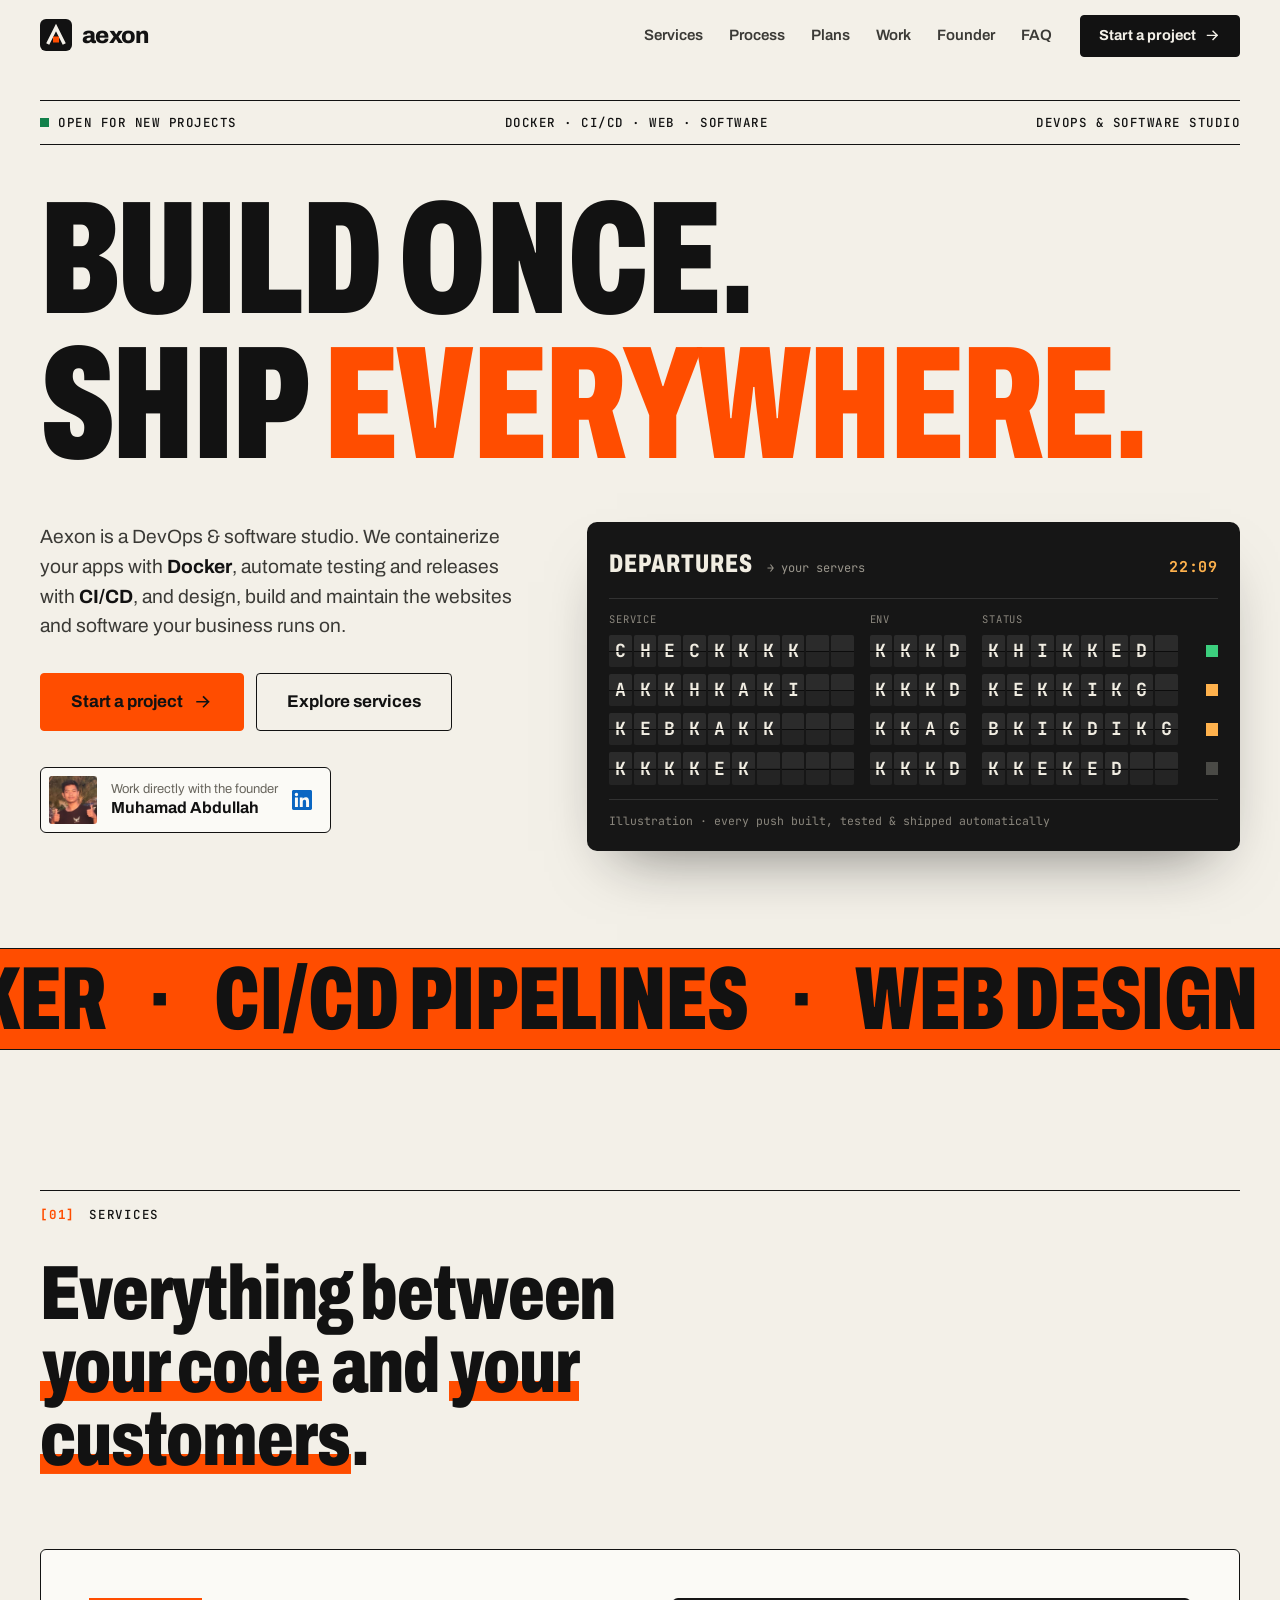
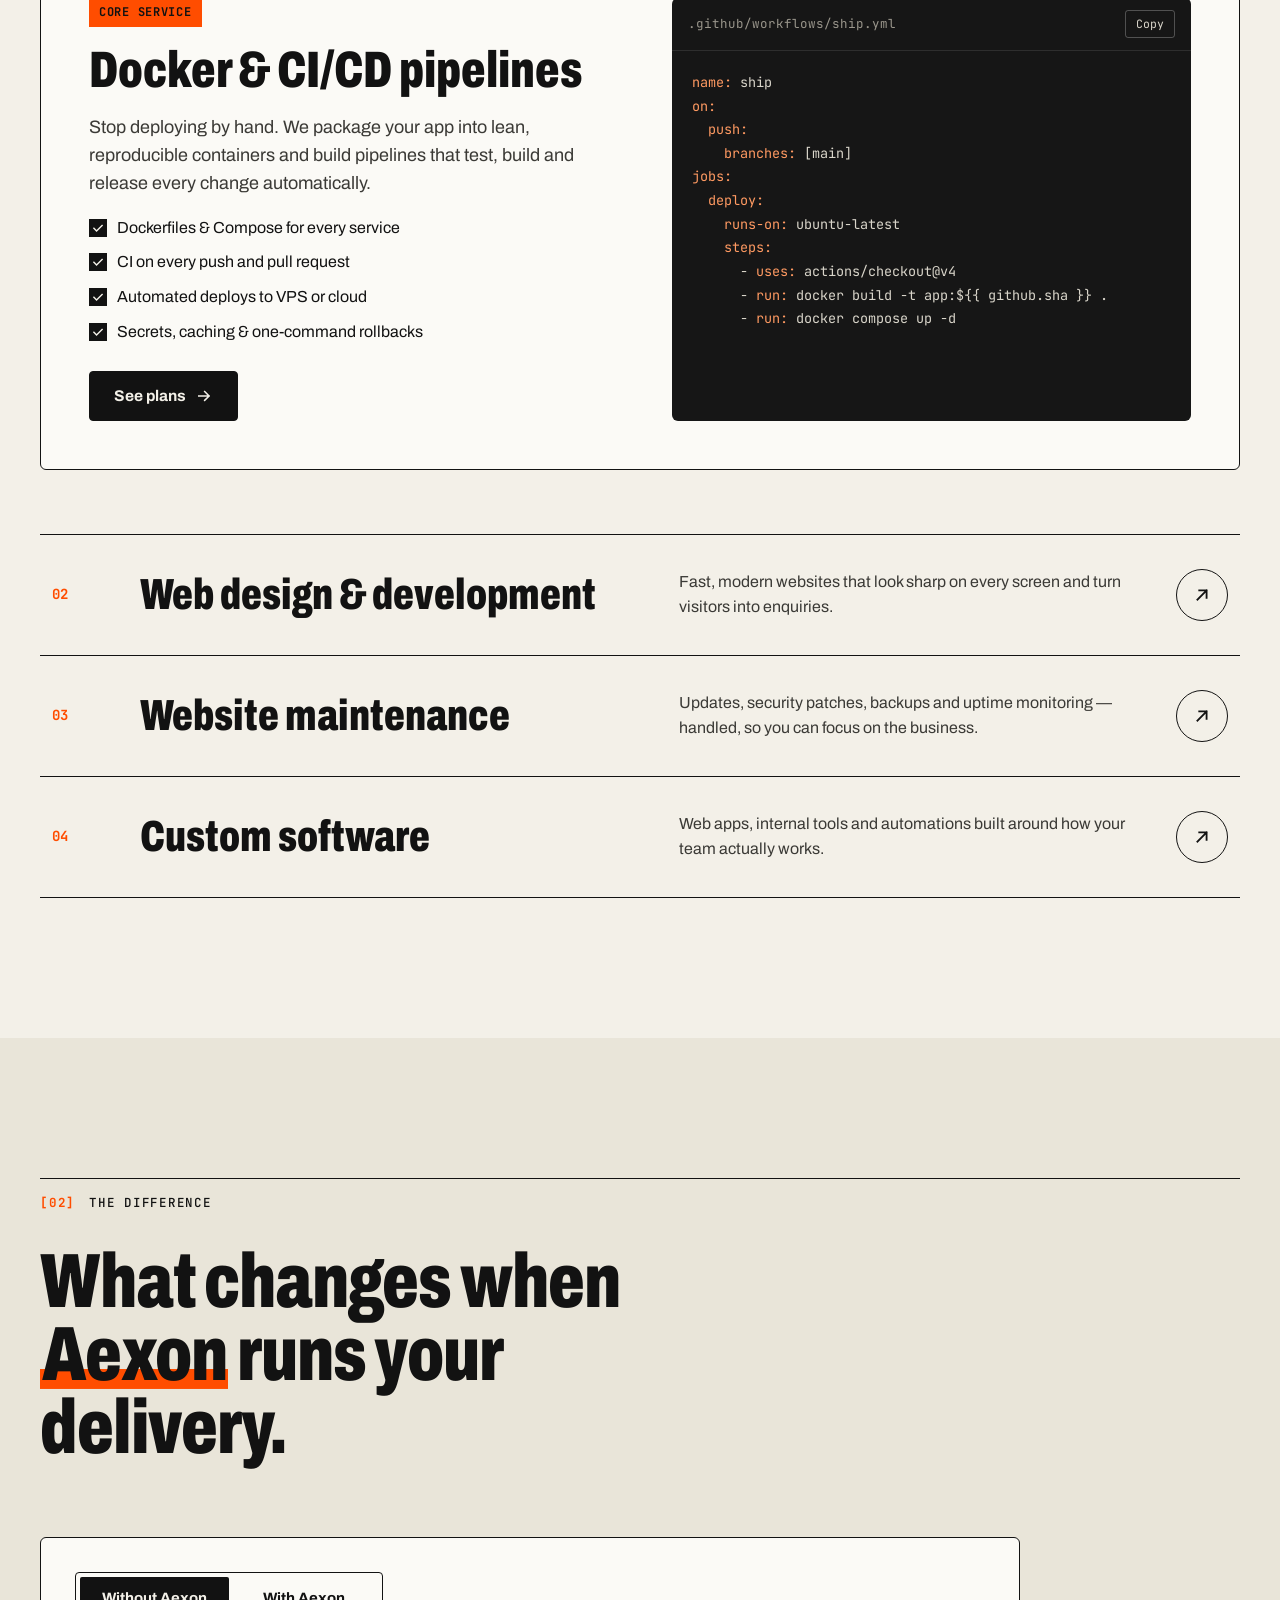
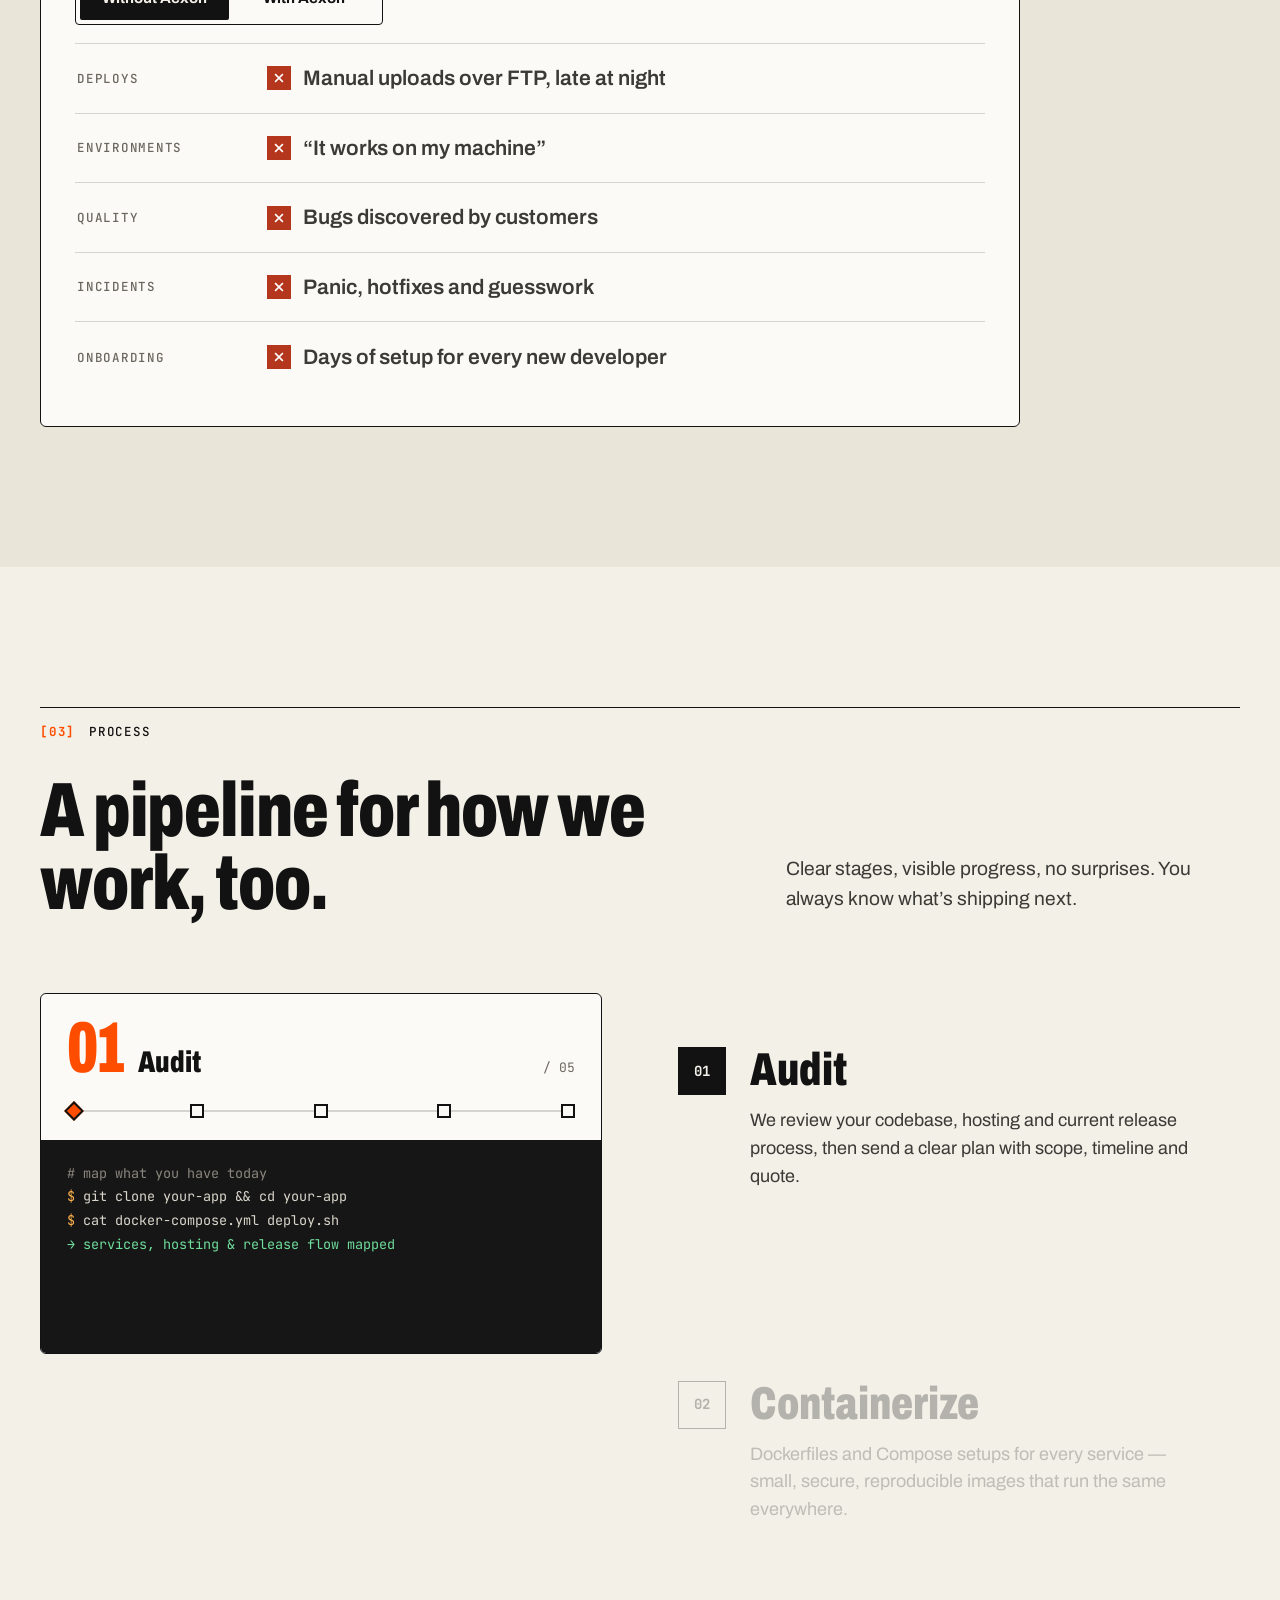
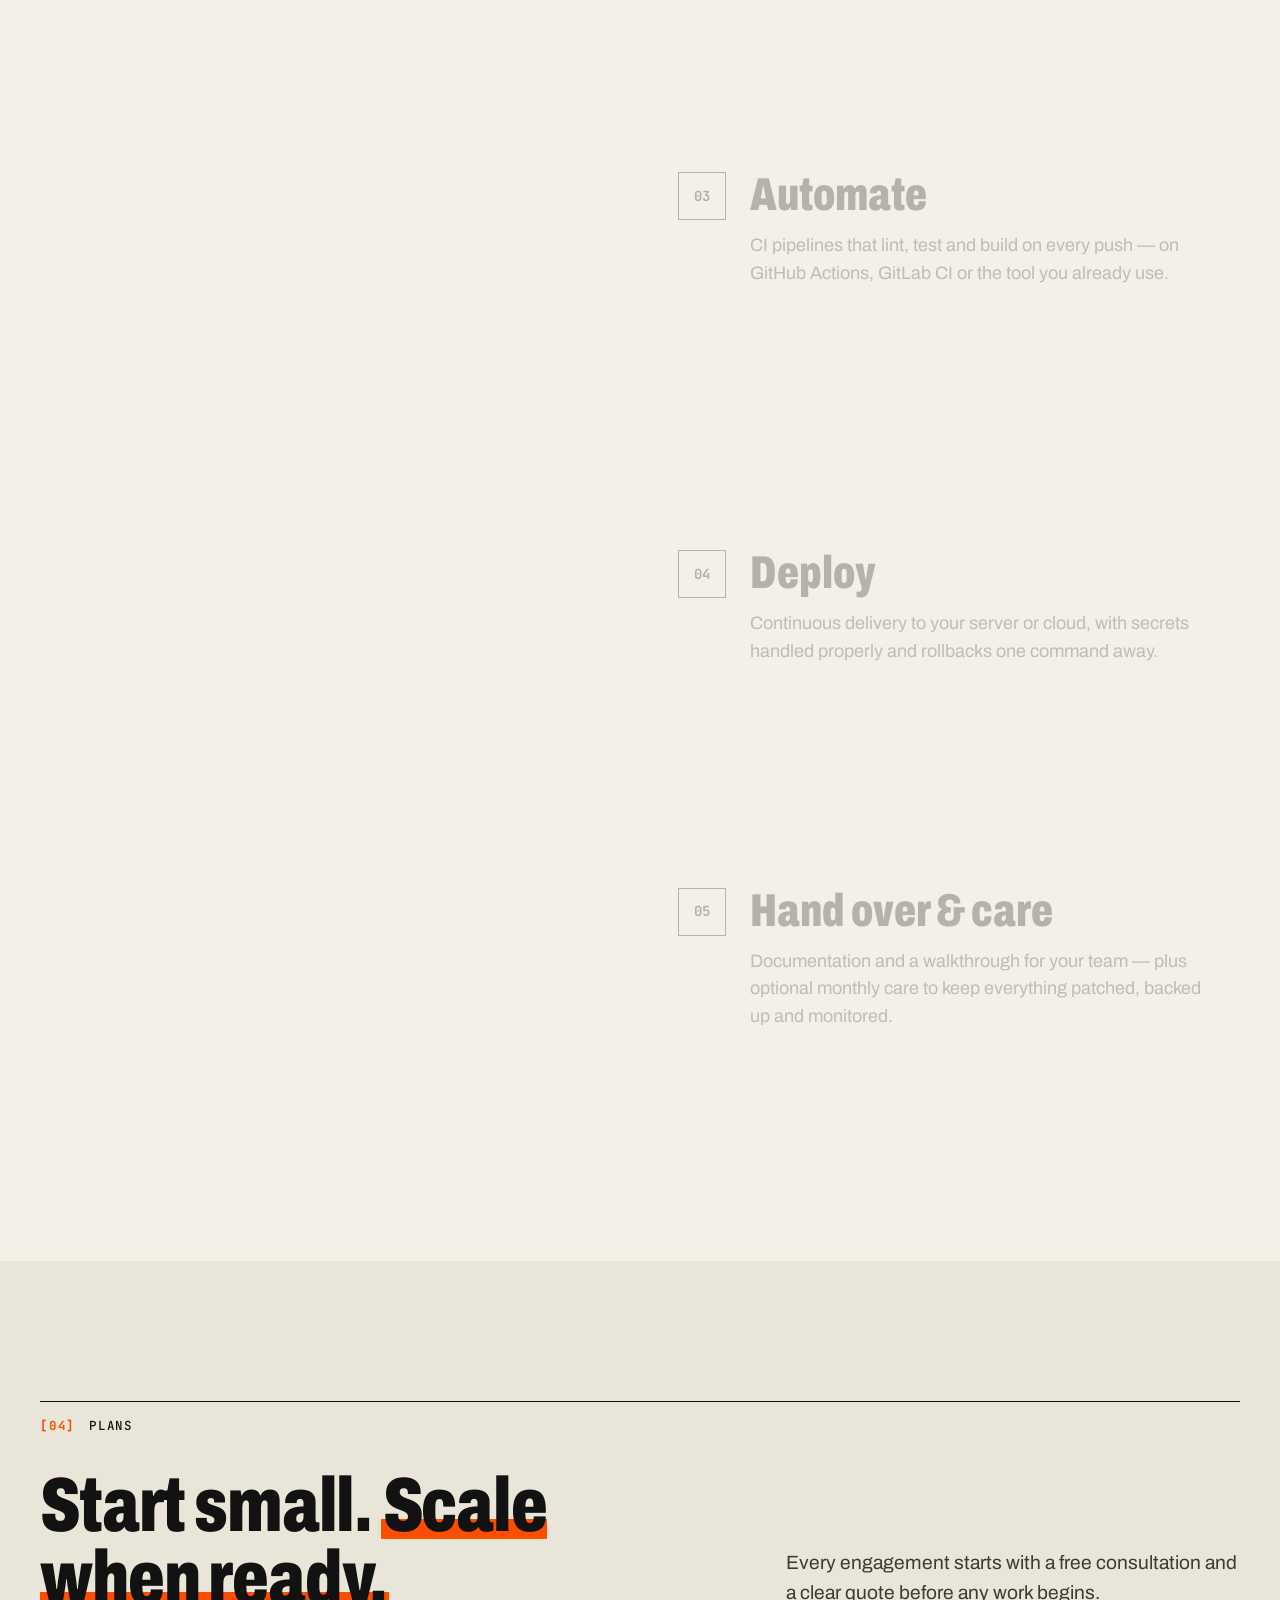
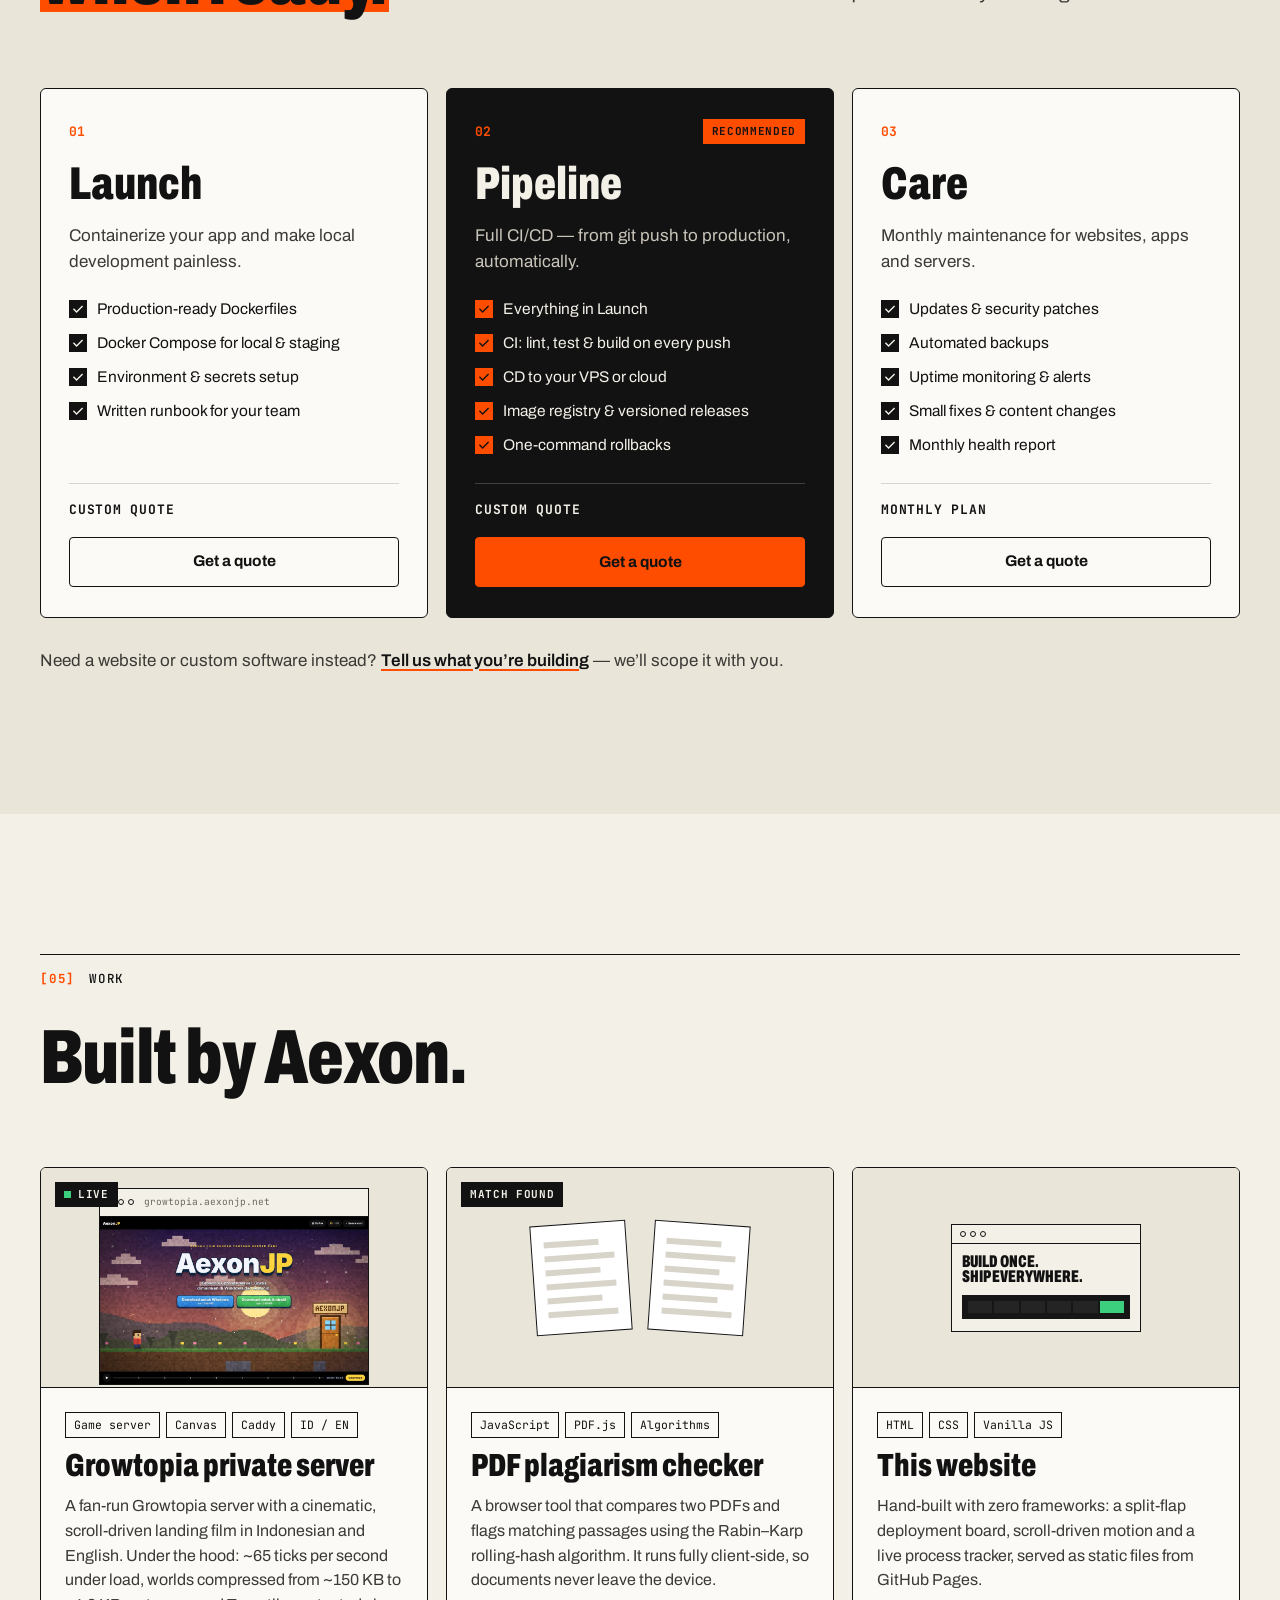
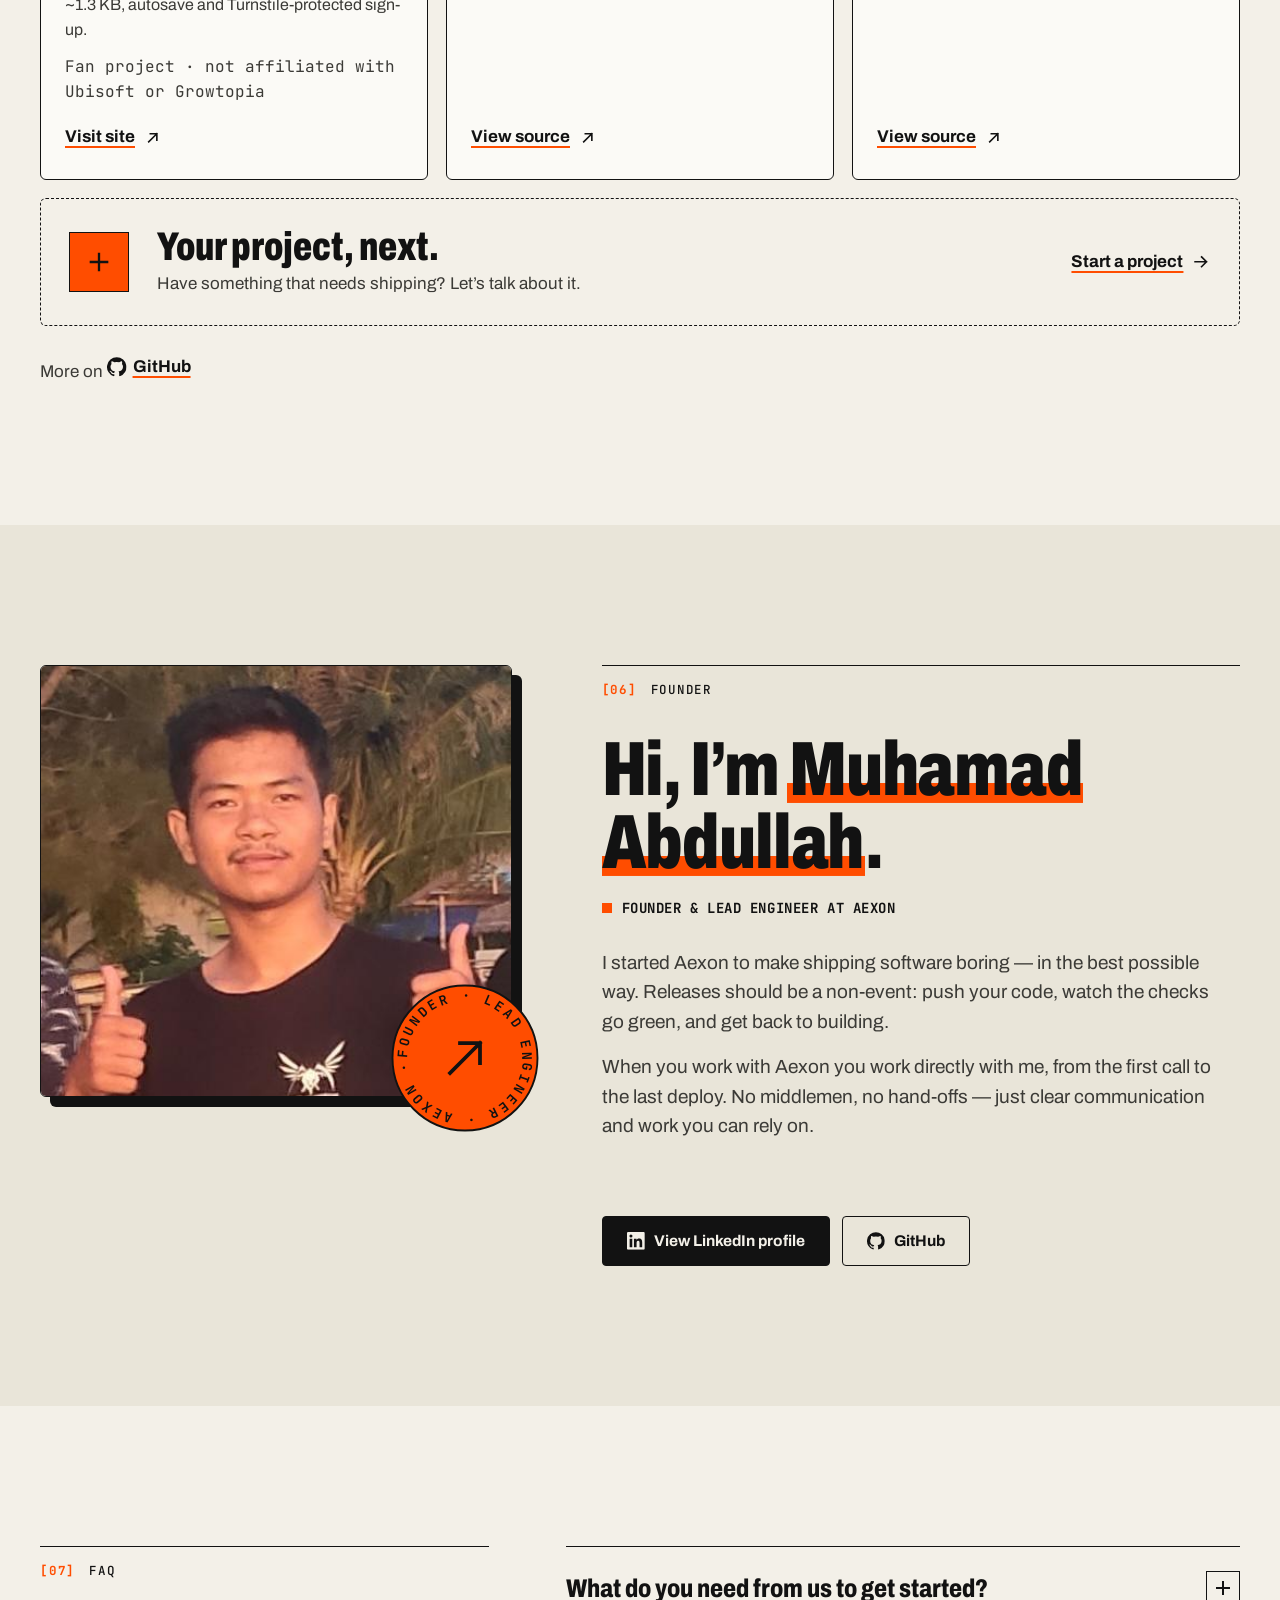
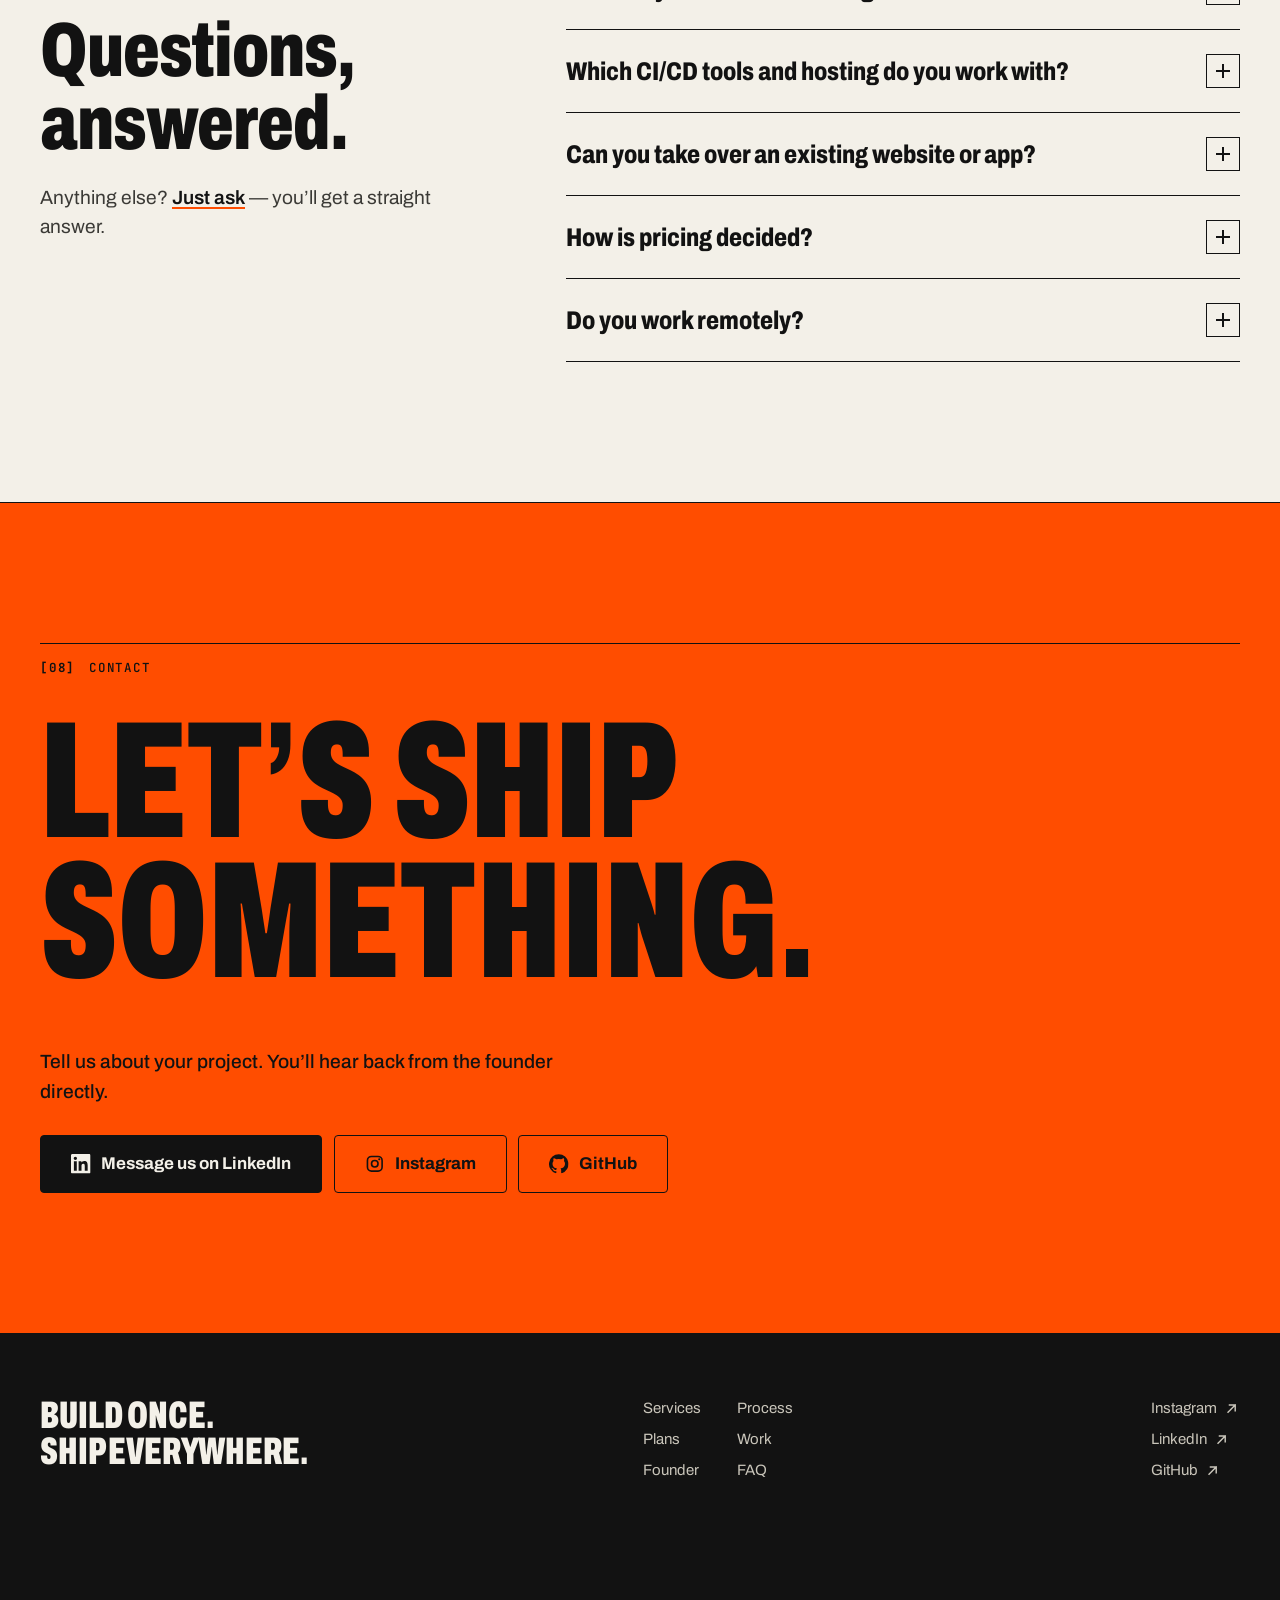
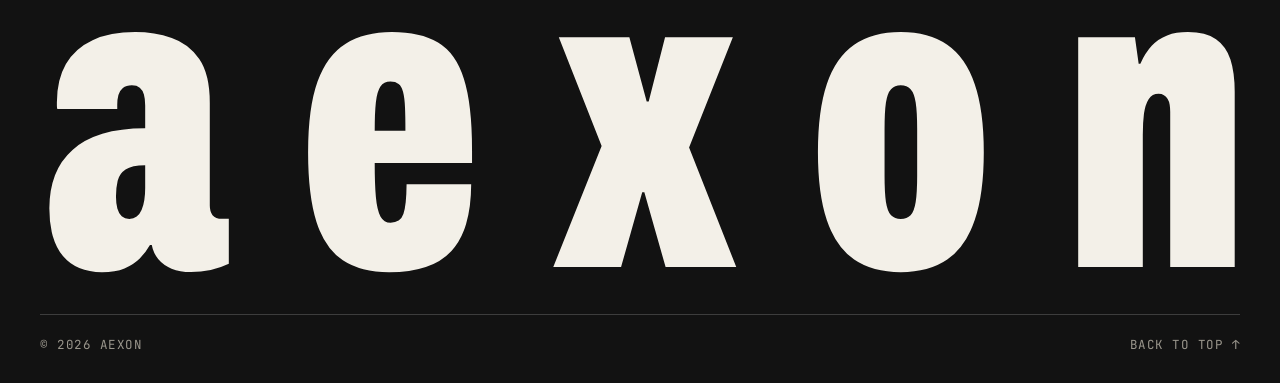
<file: index.html>
<!doctype html>
<html lang="en">
<head>
  <meta charset="utf-8">
  <meta name="viewport" content="width=device-width, initial-scale=1">
  <title>Aexon — Docker, CI/CD &amp; Software Studio</title>
  <meta name="description" content="Aexon is a DevOps and software studio. We containerize apps with Docker, automate testing and deployment with CI/CD pipelines, and design, build and maintain websites and custom software.">
  <link rel="canonical" href="https://www.aexonjp.my.id/">
  <meta name="theme-color" content="#f3f0e8">

  <meta property="og:type" content="website">
  <meta property="og:site_name" content="Aexon">
  <meta property="og:title" content="Aexon — Build once. Ship everywhere.">
  <meta property="og:description" content="Docker &amp; CI/CD pipelines, web design, website maintenance and custom software. Work directly with founder Muhamad Abdullah.">
  <meta property="og:url" content="https://www.aexonjp.my.id/">
  <meta property="og:image" content="https://www.aexonjp.my.id/assets/img/og.png">
  <meta property="og:image:width" content="1200">
  <meta property="og:image:height" content="630">
  <meta name="twitter:card" content="summary_large_image">

  <script>document.documentElement.classList.add("js")</script>
  <link rel="icon" href="assets/img/logo.svg" type="image/svg+xml">
  <link rel="apple-touch-icon" href="assets/img/founder.jpg">

  <link rel="preconnect" href="https://fonts.googleapis.com">
  <link rel="preconnect" href="https://fonts.gstatic.com" crossorigin>
  <link href="https://fonts.googleapis.com/css2?family=Archivo:wdth,wght@62..125,400..900&family=JetBrains+Mono:wght@400;500;700&display=swap" rel="stylesheet">
  <link rel="stylesheet" href="assets/css/style.css">

  <script type="application/ld+json">
  {
    "@context": "https://schema.org",
    "@type": "ProfessionalService",
    "name": "Aexon",
    "url": "https://www.aexonjp.my.id/",
    "logo": "https://www.aexonjp.my.id/assets/img/logo.svg",
    "image": "https://www.aexonjp.my.id/assets/img/og.png",
    "description": "DevOps and software studio: Docker and CI/CD pipelines, web design, website maintenance and custom software development.",
    "founder": {
      "@type": "Person",
      "name": "Muhamad Abdullah",
      "jobTitle": "Founder & Lead Engineer",
      "image": "https://www.aexonjp.my.id/assets/img/founder.jpg",
      "sameAs": [
        "https://www.linkedin.com/in/muhamad-abdullah-439a632a5/",
        "https://github.com/AexonJP"
      ]
    },
    "sameAs": [
      "https://www.instagram.com/aexon_jp/",
      "https://www.linkedin.com/in/muhamad-abdullah-439a632a5/",
      "https://github.com/AexonJP"
    ],
    "makesOffer": [
      { "@type": "Offer", "itemOffered": { "@type": "Service", "name": "Docker & CI/CD pipelines" } },
      { "@type": "Offer", "itemOffered": { "@type": "Service", "name": "Web design & development" } },
      { "@type": "Offer", "itemOffered": { "@type": "Service", "name": "Website maintenance" } },
      { "@type": "Offer", "itemOffered": { "@type": "Service", "name": "Custom software development" } }
    ]
  }
  </script>
</head>
<body>
  <svg width="0" height="0" style="position:absolute" aria-hidden="true">
    <symbol id="i-arrow" viewBox="0 0 24 24"><path d="M5 12h14M13 6l6 6-6 6" fill="none" stroke="currentColor" stroke-width="2" stroke-linecap="square"/></symbol>
    <symbol id="i-arrow-ne" viewBox="0 0 24 24"><path d="M7 17L17 7M9 7h8v8" fill="none" stroke="currentColor" stroke-width="2" stroke-linecap="square"/></symbol>
    <symbol id="i-check" viewBox="0 0 24 24"><path d="M5 12.5l4.5 4.5L19 7.5" fill="none" stroke="currentColor" stroke-width="2.4" stroke-linecap="square"/></symbol>
    <symbol id="i-x" viewBox="0 0 24 24"><path d="M7 7l10 10M17 7L7 17" fill="none" stroke="currentColor" stroke-width="2.4" stroke-linecap="square"/></symbol>
    <symbol id="i-plus" viewBox="0 0 24 24"><path d="M12 5v14M5 12h14" fill="none" stroke="currentColor" stroke-width="2" stroke-linecap="square"/></symbol>
    <symbol id="i-linkedin" viewBox="0 0 24 24"><path fill="currentColor" d="M20.45 20.45h-3.55v-5.57c0-1.33-.03-3.04-1.85-3.04-1.85 0-2.14 1.45-2.14 2.94v5.67H9.36V9h3.41v1.56h.05c.48-.9 1.64-1.85 3.37-1.85 3.6 0 4.27 2.37 4.27 5.46v6.28zM5.34 7.43a2.06 2.06 0 1 1 0-4.13 2.06 2.06 0 0 1 0 4.13zM7.12 20.45H3.56V9h3.56v11.45zM22.22 0H1.77C.79 0 0 .77 0 1.73v20.54C0 23.23.79 24 1.77 24h20.45c.98 0 1.78-.77 1.78-1.73V1.73C24 .77 23.2 0 22.22 0z"/></symbol>
    <symbol id="i-instagram" viewBox="0 0 24 24"><g fill="none" stroke="currentColor" stroke-width="2"><rect x="3" y="3" width="18" height="18" rx="5"/><circle cx="12" cy="12" r="4"/></g><circle cx="17.5" cy="6.5" r="1.3" fill="currentColor"/></symbol>
    <symbol id="i-github" viewBox="0 0 24 24"><path fill="currentColor" d="M12 .3a12 12 0 0 0-3.8 23.38c.6.12.83-.26.83-.57l-.02-2.04c-3.34.72-4.04-1.61-4.04-1.61-.55-1.39-1.34-1.76-1.34-1.76-1.08-.74.09-.73.09-.73 1.2.09 1.84 1.24 1.84 1.24 1.07 1.83 2.8 1.3 3.49 1 .1-.78.42-1.31.76-1.61-2.67-.3-5.47-1.33-5.47-5.93 0-1.31.47-2.38 1.24-3.22-.14-.3-.54-1.52.1-3.18 0 0 1-.32 3.3 1.23a11.5 11.5 0 0 1 6 0c2.28-1.55 3.29-1.23 3.29-1.23.64 1.66.24 2.88.12 3.18a4.65 4.65 0 0 1 1.23 3.22c0 4.61-2.8 5.63-5.48 5.92.42.36.81 1.1.81 2.22l-.01 3.29c0 .31.2.69.82.57A12 12 0 0 0 12 .3"/></symbol>
  </svg>

  <a class="skip-link" href="#main">Skip to content</a>
  <div class="scroll-progress" aria-hidden="true"><span></span></div>

  <header class="nav" data-nav>
    <div class="container nav-inner">
      <a class="brand" href="#top" aria-label="Aexon home">
        <img src="assets/img/logo.svg" alt="" width="32" height="32">
        <span>aexon</span>
      </a>
      <nav class="nav-links" id="nav-menu" aria-label="Main">
        <a href="#services">Services</a>
        <a href="#process">Process</a>
        <a href="#plans">Plans</a>
        <a href="#work">Work</a>
        <a href="#founder">Founder</a>
        <a href="#faq">FAQ</a>
        <a class="btn btn-ink nav-cta-mobile" href="#contact"><span class="label">Start a project</span></a>
      </nav>
      <a class="btn btn-ink btn-sm nav-cta" href="#contact"><span class="label">Start a project</span><svg class="ic"><use href="#i-arrow"/></svg></a>
      <button class="nav-toggle" type="button" aria-controls="nav-menu" aria-expanded="false" aria-label="Open menu" data-nav-toggle>
        <span></span><span></span>
      </button>
    </div>
  </header>

  <main id="main">
    <!-- HERO -->
    <section class="hero" id="top">
      <div class="container">
        <div class="hero-meta hero-in" style="--d:0">
          <span class="status-dot">Open for new projects</span>
          <span class="hide-sm">Docker · CI/CD · Web · Software</span>
          <span class="hide-sm">DevOps &amp; software studio</span>
        </div>

        <h1 class="hero-title">
          <span class="line"><span class="word" style="--i:0">Build</span> <span class="word" style="--i:1">once.</span></span>
          <span class="line"><span class="word" style="--i:2">Ship</span> <span class="word rotator" style="--i:3" data-rotator>
            <span class="sr-only">everywhere.</span>
            <span class="rot is-in" aria-hidden="true">everywhere.</span>
            <span class="rot" aria-hidden="true">faster.</span>
            <span class="rot" aria-hidden="true">safely.</span>
            <span class="rot" aria-hidden="true">daily.</span>
          </span></span>
        </h1>

        <div class="hero-grid">
          <div class="hero-copy">
            <p class="hero-sub hero-in" style="--d:4">
              Aexon is a DevOps &amp; software studio. We containerize your apps with <strong>Docker</strong>,
              automate testing and releases with <strong>CI/CD</strong>, and design, build and maintain
              the websites and software your business runs on.
            </p>

            <div class="hero-ctas hero-in" style="--d:5">
              <a class="btn btn-orange btn-lg magnetic" href="#contact"><span class="label">Start a project</span><svg class="ic"><use href="#i-arrow"/></svg></a>
              <a class="btn btn-line btn-lg magnetic" href="#services"><span class="label">Explore services</span></a>
            </div>

            <a class="founder-chip hero-in" style="--d:6" href="https://www.linkedin.com/in/muhamad-abdullah-439a632a5/" target="_blank" rel="noopener">
              <img src="assets/img/founder.jpg" alt="" width="48" height="48">
              <span>Work directly with the founder<strong>Muhamad Abdullah</strong></span>
              <svg class="ic li"><use href="#i-linkedin"/></svg>
            </a>
          </div>

          <figure class="board hero-in" style="--d:3" data-board>
            <figcaption class="board-head">
              <span class="board-title">Departures</span>
              <span class="board-sub">→ your servers</span>
              <span class="board-clock" data-clock>09:41</span>
            </figcaption>
            <div class="board-cols" aria-hidden="true"><span>Service</span><span>Env</span><span>Status</span></div>
            <ol class="board-rows" data-board-rows>
              <li><span class="cell-group svc">CHECKOUT</span><span class="cell-group env">PROD</span><span class="cell-group st">SHIPPED</span><i class="lamp is-shipped"></i></li>
              <li><span class="cell-group svc">AUTH-API</span><span class="cell-group env">PROD</span><span class="cell-group st">TESTING</span><i class="lamp is-busy"></i></li>
              <li><span class="cell-group svc">WEB-APP</span><span class="cell-group env">STAG</span><span class="cell-group st">BUILDING</span><i class="lamp is-busy"></i></li>
              <li><span class="cell-group svc">WORKER</span><span class="cell-group env">PROD</span><span class="cell-group st">QUEUED</span><i class="lamp"></i></li>
            </ol>
            <p class="board-foot">Illustration · every push built, tested &amp; shipped automatically</p>
          </figure>
        </div>
      </div>
    </section>

    <!-- BAND -->
    <section class="band" aria-label="What we do">
      <div class="band-track" data-band>
        <div class="band-group">
          <span>Docker</span><b>■</b><span>CI/CD pipelines</span><b>■</b><span>Web design</span><b>■</b><span>Maintenance</span><b>■</b><span>Custom software</span><b>■</b>
        </div>
        <div class="band-group" aria-hidden="true">
          <span>Docker</span><b>■</b><span>CI/CD pipelines</span><b>■</b><span>Web design</span><b>■</b><span>Maintenance</span><b>■</b><span>Custom software</span><b>■</b>
        </div>
      </div>
    </section>

    <!-- SERVICES -->
    <section class="section" id="services">
      <div class="container">
        <header class="section-head" data-reveal>
          <p class="label-row"><span>[01]</span><span>Services</span></p>
          <h2>Everything between <mark class="hl">your code</mark> and <mark class="hl">your customers</mark>.</h2>
        </header>

        <article class="core" data-reveal>
          <div class="core-copy">
            <p class="core-tag">Core service</p>
            <h3>Docker &amp; CI/CD pipelines</h3>
            <p class="core-lead">Stop deploying by hand. We package your app into lean, reproducible containers and build pipelines that test, build and release every change automatically.</p>
            <ul class="ticks">
              <li><svg><use href="#i-check"/></svg>Dockerfiles &amp; Compose for every service</li>
              <li><svg><use href="#i-check"/></svg>CI on every push and pull request</li>
              <li><svg><use href="#i-check"/></svg>Automated deploys to VPS or cloud</li>
              <li><svg><use href="#i-check"/></svg>Secrets, caching &amp; one-command rollbacks</li>
            </ul>
            <a class="btn btn-ink magnetic" href="#plans"><span class="label">See plans</span><svg class="ic"><use href="#i-arrow"/></svg></a>
          </div>
          <div class="code-card" aria-label="Example GitHub Actions workflow">
            <div class="code-head"><span>.github/workflows/ship.yml</span><button class="copy-btn" type="button" data-copy>Copy</button></div>
<pre><code><span class="k">name:</span> ship
<span class="k">on:</span>
  <span class="k">push:</span>
    <span class="k">branches:</span> [main]
<span class="k">jobs:</span>
  <span class="k">deploy:</span>
    <span class="k">runs-on:</span> ubuntu-latest
    <span class="k">steps:</span>
      - <span class="k">uses:</span> actions/checkout@v4
      - <span class="k">run:</span> docker build -t app:${{ github.sha }} .
      - <span class="k">run:</span> docker compose up -d</code></pre>
          </div>
        </article>

        <ol class="service-rows">
          <li data-reveal>
            <a href="#contact" class="srow">
              <span class="srow-num">02</span>
              <span class="srow-title">Web design &amp; development</span>
              <span class="srow-desc">Fast, modern websites that look sharp on every screen and turn visitors into enquiries.</span>
              <span class="srow-arrow"><svg><use href="#i-arrow-ne"/></svg></span>
            </a>
          </li>
          <li data-reveal>
            <a href="#contact" class="srow">
              <span class="srow-num">03</span>
              <span class="srow-title">Website maintenance</span>
              <span class="srow-desc">Updates, security patches, backups and uptime monitoring — handled, so you can focus on the business.</span>
              <span class="srow-arrow"><svg><use href="#i-arrow-ne"/></svg></span>
            </a>
          </li>
          <li data-reveal>
            <a href="#contact" class="srow">
              <span class="srow-num">04</span>
              <span class="srow-title">Custom software</span>
              <span class="srow-desc">Web apps, internal tools and automations built around how your team actually works.</span>
              <span class="srow-arrow"><svg><use href="#i-arrow-ne"/></svg></span>
            </a>
          </li>
        </ol>
      </div>
    </section>

    <!-- BEFORE / AFTER -->
    <section class="section section-tint" id="results">
      <div class="container">
        <header class="section-head" data-reveal>
          <p class="label-row"><span>[02]</span><span>The difference</span></p>
          <h2>What changes when <mark class="hl">Aexon</mark> runs your delivery.</h2>
        </header>

        <div class="compare" data-compare data-reveal>
          <div class="compare-toggle" role="group" aria-label="Compare">
            <button type="button" aria-pressed="true" data-compare-btn="before">Without Aexon</button>
            <button type="button" aria-pressed="false" data-compare-btn="after">With Aexon</button>
            <span class="thumb" aria-hidden="true"></span>
          </div>

          <ul class="compare-list">
            <li style="--r:0">
              <span class="cl-label">Deploys</span>
              <span class="flip">
                <span class="face before"><svg><use href="#i-x"/></svg>Manual uploads over FTP, late at night</span>
                <span class="face after"><svg><use href="#i-check"/></svg>Every merge to main ships automatically</span>
              </span>
            </li>
            <li style="--r:1">
              <span class="cl-label">Environments</span>
              <span class="flip">
                <span class="face before"><svg><use href="#i-x"/></svg>“It works on my machine”</span>
                <span class="face after"><svg><use href="#i-check"/></svg>The same Docker image from laptop to production</span>
              </span>
            </li>
            <li style="--r:2">
              <span class="cl-label">Quality</span>
              <span class="flip">
                <span class="face before"><svg><use href="#i-x"/></svg>Bugs discovered by customers</span>
                <span class="face after"><svg><use href="#i-check"/></svg>Tests run on every pull request</span>
              </span>
            </li>
            <li style="--r:3">
              <span class="cl-label">Incidents</span>
              <span class="flip">
                <span class="face before"><svg><use href="#i-x"/></svg>Panic, hotfixes and guesswork</span>
                <span class="face after"><svg><use href="#i-check"/></svg>Roll back to the last good image in one command</span>
              </span>
            </li>
            <li style="--r:4">
              <span class="cl-label">Onboarding</span>
              <span class="flip">
                <span class="face before"><svg><use href="#i-x"/></svg>Days of setup for every new developer</span>
                <span class="face after"><svg><use href="#i-check"/></svg><code>docker compose up</code> and you’re running</span>
              </span>
            </li>
          </ul>
        </div>
      </div>
    </section>

    <!-- PROCESS -->
    <section class="section" id="process">
      <div class="container">
        <header class="section-head split" data-reveal>
          <p class="label-row"><span>[03]</span><span>Process</span></p>
          <h2>A pipeline for how we work, too.</h2>
          <p class="lead">Clear stages, visible progress, no surprises. You always know what’s shipping next.</p>
        </header>

        <div class="process" data-process>
          <div class="process-visual" aria-hidden="true">
            <div class="pv-card">
              <div class="pv-head">
                <span class="pv-num" data-pv-num>01</span>
                <span class="pv-title" data-pv-title>Audit</span>
                <span class="pv-of">/ 05</span>
              </div>
              <div class="pv-rail"><span class="pv-fill" data-pv-fill></span>
                <i class="is-on"></i><i></i><i></i><i></i><i></i>
              </div>
              <div class="pv-code">
<pre class="is-on"><span class="c"># map what you have today</span>
<span class="p">$</span> git clone your-app &amp;&amp; cd your-app
<span class="p">$</span> cat docker-compose.yml deploy.sh
<span class="ok">→ services, hosting &amp; release flow mapped</span></pre>
<pre><span class="k">FROM</span> node:22-alpine <span class="k">AS</span> build
<span class="k">WORKDIR</span> /app
<span class="k">COPY</span> . .
<span class="k">RUN</span> npm ci &amp;&amp; npm run build

<span class="k">FROM</span> nginx:alpine
<span class="k">COPY</span> --from=build /app/dist /usr/share/nginx/html</pre>
<pre><span class="k">on:</span> [push, pull_request]
<span class="k">jobs:</span>
  <span class="k">ci:</span>
    <span class="k">runs-on:</span> ubuntu-latest
    <span class="k">steps:</span>
      - <span class="k">uses:</span> actions/checkout@v4
      - <span class="k">run:</span> npm ci &amp;&amp; npm test</pre>
<pre><span class="p">$</span> docker compose pull
<span class="p">$</span> docker compose up -d --remove-orphans
<span class="ok">✓ app     Started</span>
<span class="ok">✓ worker  Started</span></pre>
<pre><span class="ok">✓ backups   automated</span>
<span class="ok">✓ uptime    monitored</span>
<span class="ok">✓ updates   patched</span>
<span class="c"># health report sent to your inbox</span></pre>
              </div>
            </div>
          </div>

          <ol class="process-steps">
            <li class="step is-active" data-step>
              <span class="step-num">01</span>
              <h3>Audit</h3>
              <p>We review your codebase, hosting and current release process, then send a clear plan with scope, timeline and quote.</p>
            </li>
            <li class="step" data-step>
              <span class="step-num">02</span>
              <h3>Containerize</h3>
              <p>Dockerfiles and Compose setups for every service — small, secure, reproducible images that run the same everywhere.</p>
            </li>
            <li class="step" data-step>
              <span class="step-num">03</span>
              <h3>Automate</h3>
              <p>CI pipelines that lint, test and build on every push — on GitHub Actions, GitLab CI or the tool you already use.</p>
            </li>
            <li class="step" data-step>
              <span class="step-num">04</span>
              <h3>Deploy</h3>
              <p>Continuous delivery to your server or cloud, with secrets handled properly and rollbacks one command away.</p>
            </li>
            <li class="step" data-step>
              <span class="step-num">05</span>
              <h3>Hand over &amp; care</h3>
              <p>Documentation and a walkthrough for your team — plus optional monthly care to keep everything patched, backed up and monitored.</p>
            </li>
          </ol>
        </div>
      </div>
    </section>

    <!-- PLANS -->
    <section class="section section-tint" id="plans">
      <div class="container">
        <header class="section-head split" data-reveal>
          <p class="label-row"><span>[04]</span><span>Plans</span></p>
          <h2>Start small. <mark class="hl">Scale when ready.</mark></h2>
          <p class="lead">Every engagement starts with a free consultation and a clear quote before any work begins.</p>
        </header>

        <div class="plans">
          <article class="plan" data-reveal>
            <p class="plan-kicker">01</p>
            <h3>Launch</h3>
            <p class="plan-desc">Containerize your app and make local development painless.</p>
            <ul class="ticks">
              <li><svg><use href="#i-check"/></svg>Production-ready Dockerfiles</li>
              <li><svg><use href="#i-check"/></svg>Docker Compose for local &amp; staging</li>
              <li><svg><use href="#i-check"/></svg>Environment &amp; secrets setup</li>
              <li><svg><use href="#i-check"/></svg>Written runbook for your team</li>
            </ul>
            <p class="plan-price">Custom quote</p>
            <a class="btn btn-line btn-block" href="#contact"><span class="label">Get a quote</span></a>
          </article>

          <article class="plan plan-featured" data-reveal style="--d:1">
            <p class="plan-kicker">02 <span class="plan-badge">Recommended</span></p>
            <h3>Pipeline</h3>
            <p class="plan-desc">Full CI/CD — from git push to production, automatically.</p>
            <ul class="ticks">
              <li><svg><use href="#i-check"/></svg>Everything in Launch</li>
              <li><svg><use href="#i-check"/></svg>CI: lint, test &amp; build on every push</li>
              <li><svg><use href="#i-check"/></svg>CD to your VPS or cloud</li>
              <li><svg><use href="#i-check"/></svg>Image registry &amp; versioned releases</li>
              <li><svg><use href="#i-check"/></svg>One-command rollbacks</li>
            </ul>
            <p class="plan-price">Custom quote</p>
            <a class="btn btn-orange btn-block magnetic" href="#contact"><span class="label">Get a quote</span></a>
          </article>

          <article class="plan" data-reveal style="--d:2">
            <p class="plan-kicker">03</p>
            <h3>Care</h3>
            <p class="plan-desc">Monthly maintenance for websites, apps and servers.</p>
            <ul class="ticks">
              <li><svg><use href="#i-check"/></svg>Updates &amp; security patches</li>
              <li><svg><use href="#i-check"/></svg>Automated backups</li>
              <li><svg><use href="#i-check"/></svg>Uptime monitoring &amp; alerts</li>
              <li><svg><use href="#i-check"/></svg>Small fixes &amp; content changes</li>
              <li><svg><use href="#i-check"/></svg>Monthly health report</li>
            </ul>
            <p class="plan-price">Monthly plan</p>
            <a class="btn btn-line btn-block" href="#contact"><span class="label">Get a quote</span></a>
          </article>
        </div>
        <p class="plans-note" data-reveal>Need a website or custom software instead? <a href="#contact">Tell us what you’re building</a> — we’ll scope it with you.</p>
      </div>
    </section>

    <!-- WORK -->
    <section class="section" id="work">
      <div class="container">
        <header class="section-head" data-reveal>
          <p class="label-row"><span>[05]</span><span>Work</span></p>
          <h2>Built by Aexon.</h2>
        </header>

        <div class="work">
          <article class="work-card featured" data-reveal>
            <div class="work-visual world">
              <a class="world-frame" href="https://growtopia.aexonjp.net/" target="_blank" rel="noopener" tabindex="-1" aria-hidden="true">
                <span class="wf-bar"><i></i><i></i><i></i><span class="wf-url">growtopia.aexonjp.net</span></span>
                <img src="assets/img/work-growtopia.jpg" alt="" width="960" height="600" loading="lazy">
              </a>
              <span class="visual-tag is-live" aria-hidden="true">Live</span>
            </div>
            <div class="work-body">
              <div class="tags"><span>Game server</span><span>Canvas</span><span>Caddy</span><span>ID / EN</span></div>
              <h3>Growtopia private server</h3>
              <p>A fan-run Growtopia server with a cinematic, scroll-driven landing film in Indonesian and English. Under the hood: ~65 ticks per second under load, worlds compressed from ~150 KB to ~1.3 KB, autosave and Turnstile-protected sign-up.</p>
              <p class="work-note">Fan project · not affiliated with Ubisoft or Growtopia</p>
              <a class="link-arrow" href="https://growtopia.aexonjp.net/" target="_blank" rel="noopener">Visit site <svg class="ic"><use href="#i-arrow-ne"/></svg></a>
            </div>
          </article>

          <article class="work-card" data-reveal style="--d:1">
            <div class="work-visual docs" aria-hidden="true">
              <div class="doc"><i></i><i class="hit"></i><i></i><i class="hit"></i><i></i><i></i></div>
              <div class="doc"><i></i><i></i><i class="hit"></i><i></i><i class="hit"></i><i></i></div>
              <span class="visual-tag">Match found</span>
            </div>
            <div class="work-body">
              <div class="tags"><span>JavaScript</span><span>PDF.js</span><span>Algorithms</span></div>
              <h3>PDF plagiarism checker</h3>
              <p>A browser tool that compares two PDFs and flags matching passages using the Rabin–Karp rolling-hash algorithm. It runs fully client-side, so documents never leave the device.</p>
              <a class="link-arrow" href="https://github.com/AexonJP/aexonjp.github.io/tree/plagiarism-checker" target="_blank" rel="noopener">View source <svg class="ic"><use href="#i-arrow-ne"/></svg></a>
            </div>
          </article>

          <article class="work-card" data-reveal style="--d:2">
            <div class="work-visual site" aria-hidden="true">
              <div class="site-frame">
                <span class="sf-bar"><i></i><i></i><i></i></span>
                <span class="sf-title">BUILD ONCE.<br>SHIP EVERYWHERE.</span>
                <span class="sf-board"><i></i><i></i><i></i><i></i><i></i><i></i></span>
              </div>
            </div>
            <div class="work-body">
              <div class="tags"><span>HTML</span><span>CSS</span><span>Vanilla JS</span></div>
              <h3>This website</h3>
              <p>Hand-built with zero frameworks: a split-flap deployment board, scroll-driven motion and a live process tracker, served as static files from GitHub Pages.</p>
              <a class="link-arrow" href="https://github.com/AexonJP/aexonjp.github.io" target="_blank" rel="noopener">View source <svg class="ic"><use href="#i-arrow-ne"/></svg></a>
            </div>
          </article>

          <a class="work-card work-next" href="#contact" data-reveal>
            <span class="next-plus"><svg><use href="#i-plus"/></svg></span>
            <h3>Your project, next.</h3>
            <p>Have something that needs shipping? Let’s talk about it.</p>
            <span class="link-arrow">Start a project <svg class="ic"><use href="#i-arrow"/></svg></span>
          </a>
        </div>
        <p class="work-more" data-reveal>More on <a href="https://github.com/AexonJP" target="_blank" rel="noopener"><svg class="ic"><use href="#i-github"/></svg>GitHub</a></p>
      </div>
    </section>

    <!-- FOUNDER -->
    <section class="section section-tint" id="founder">
      <div class="container founder">
        <div class="founder-photo" data-reveal>
          <img src="assets/img/founder.jpg" alt="Muhamad Abdullah, founder of Aexon" width="432" height="432" loading="lazy">
          <svg class="stamp" viewBox="0 0 120 120" aria-hidden="true">
            <defs><path id="stamp-circle" d="M60 60m-46 0a46 46 0 1 1 92 0a46 46 0 1 1-92 0"/></defs>
            <circle cx="60" cy="60" r="58" class="stamp-bg"/>
            <text><textPath href="#stamp-circle" textLength="286" lengthAdjust="spacing">FOUNDER · LEAD ENGINEER · AEXON · </textPath></text>
            <path class="stamp-arrow" d="M48 72L72 48M56 48h16v16"/>
          </svg>
        </div>

        <div class="founder-copy">
          <header data-reveal>
            <p class="label-row"><span>[06]</span><span>Founder</span></p>
            <h2>Hi, I’m <mark class="hl">Muhamad Abdullah</mark>.</h2>
            <p class="founder-role" data-profile="headline">Founder &amp; Lead Engineer at Aexon</p>
          </header>
          <div class="founder-about" data-reveal data-profile="about">
            <p>I started Aexon to make shipping software boring — in the best possible way. Releases should be a non-event: push your code, watch the checks go green, and get back to building.</p>
            <p>When you work with Aexon you work directly with me, from the first call to the last deploy. No middlemen, no hand-offs — just clear communication and work you can rely on.</p>
          </div>

          <div class="credentials" data-credentials data-reveal hidden>
            <div class="cred-block" data-cred="experience" hidden>
              <h3>Experience</h3>
              <ol class="timeline"></ol>
            </div>
            <div class="cred-block" data-cred="certifications" hidden>
              <h3>Certifications</h3>
              <ul class="cert-list"></ul>
            </div>
            <div class="cred-block" data-cred="education" hidden>
              <h3>Education</h3>
              <ul class="edu-list"></ul>
            </div>
            <div class="cred-block" data-cred="skills" hidden>
              <h3>Skills</h3>
              <ul class="skill-list"></ul>
            </div>
          </div>

          <div class="founder-ctas" data-reveal>
            <a class="btn btn-ink magnetic" href="https://www.linkedin.com/in/muhamad-abdullah-439a632a5/" target="_blank" rel="noopener"><svg class="ic"><use href="#i-linkedin"/></svg><span class="label">View LinkedIn profile</span></a>
            <a class="btn btn-line magnetic" href="https://github.com/AexonJP" target="_blank" rel="noopener"><svg class="ic"><use href="#i-github"/></svg><span class="label">GitHub</span></a>
          </div>
        </div>
      </div>
    </section>

    <!-- FAQ -->
    <section class="section" id="faq">
      <div class="container faq-wrap">
        <header class="section-head" data-reveal>
          <p class="label-row"><span>[07]</span><span>FAQ</span></p>
          <h2>Questions, answered.</h2>
          <p class="lead">Anything else? <a href="#contact">Just ask</a> — you’ll get a straight answer.</p>
        </header>

        <div class="faq" data-reveal>
          <details>
            <summary>What do you need from us to get started?<span class="faq-ic" aria-hidden="true"></span></summary>
            <div class="faq-body"><p>A short call to understand your goals, plus access to your repository and hosting — or simply a description of your current setup. We come back with a plan, timeline and quote.</p></div>
          </details>
          <details>
            <summary>Which CI/CD tools and hosting do you work with?<span class="faq-ic" aria-hidden="true"></span></summary>
            <div class="faq-body"><p>Most often GitHub Actions and GitLab CI, deploying to Linux VPS servers and Docker hosts. Already using something else? We’ll work with what you have rather than force a migration.</p></div>
          </details>
          <details>
            <summary>Can you take over an existing website or app?<span class="faq-ic" aria-hidden="true"></span></summary>
            <div class="faq-body"><p>Yes. We start with an audit, fix whatever is urgent, then keep it updated, backed up and monitored on a Care plan.</p></div>
          </details>
          <details>
            <summary>How is pricing decided?<span class="faq-ic" aria-hidden="true"></span></summary>
            <div class="faq-body"><p>Every project is quoted from its scope after the first consultation, so you know the cost before any work starts. Care plans are billed monthly.</p></div>
          </details>
          <details>
            <summary>Do you work remotely?<span class="faq-ic" aria-hidden="true"></span></summary>
            <div class="faq-body"><p>Yes — we work remotely with clients and keep you updated at every stage, with progress you can see in your own repository.</p></div>
          </details>
        </div>
      </div>
    </section>

    <!-- CONTACT -->
    <section class="contact" id="contact">
      <div class="container">
        <p class="label-row" data-reveal><span>[08]</span><span>Contact</span></p>
        <h2 class="contact-title" data-reveal>Let’s ship something.</h2>
        <div class="contact-grid" data-reveal>
          <p class="lead">Tell us about your project. You’ll hear back from the founder directly.</p>
          <div class="contact-actions">
            <a class="btn btn-ink btn-lg magnetic" href="https://www.linkedin.com/in/muhamad-abdullah-439a632a5/" target="_blank" rel="noopener"><svg class="ic"><use href="#i-linkedin"/></svg><span class="label">Message us on LinkedIn</span></a>
            <a class="btn btn-line btn-lg magnetic" href="https://www.instagram.com/aexon_jp/" target="_blank" rel="noopener"><svg class="ic"><use href="#i-instagram"/></svg><span class="label">Instagram</span></a>
            <a class="btn btn-line btn-lg magnetic" href="https://github.com/AexonJP" target="_blank" rel="noopener"><svg class="ic"><use href="#i-github"/></svg><span class="label">GitHub</span></a>
          </div>
        </div>
      </div>
    </section>
  </main>

  <footer class="footer">
    <div class="container">
      <div class="footer-top">
        <p class="footer-tagline">Build once.<br>Ship everywhere.</p>
        <nav class="footer-links" aria-label="Footer">
          <a href="#services">Services</a>
          <a href="#process">Process</a>
          <a href="#plans">Plans</a>
          <a href="#work">Work</a>
          <a href="#founder">Founder</a>
          <a href="#faq">FAQ</a>
        </nav>
        <div class="footer-social">
          <a href="https://www.instagram.com/aexon_jp/" target="_blank" rel="noopener">Instagram <svg class="ic"><use href="#i-arrow-ne"/></svg></a>
          <a href="https://www.linkedin.com/in/muhamad-abdullah-439a632a5/" target="_blank" rel="noopener">LinkedIn <svg class="ic"><use href="#i-arrow-ne"/></svg></a>
          <a href="https://github.com/AexonJP" target="_blank" rel="noopener">GitHub <svg class="ic"><use href="#i-arrow-ne"/></svg></a>
        </div>
      </div>
      <p class="wordmark" aria-hidden="true" data-wordmark><span>a</span><span>e</span><span>x</span><span>o</span><span>n</span></p>
      <div class="footer-bottom">
        <span>© <span data-year>2026</span> Aexon</span>
        <a href="#top">Back to top ↑</a>
      </div>
    </div>
  </footer>

  <script src="assets/js/profile.js"></script>
  <script src="assets/js/main.js"></script>
</body>
</html>
</file>
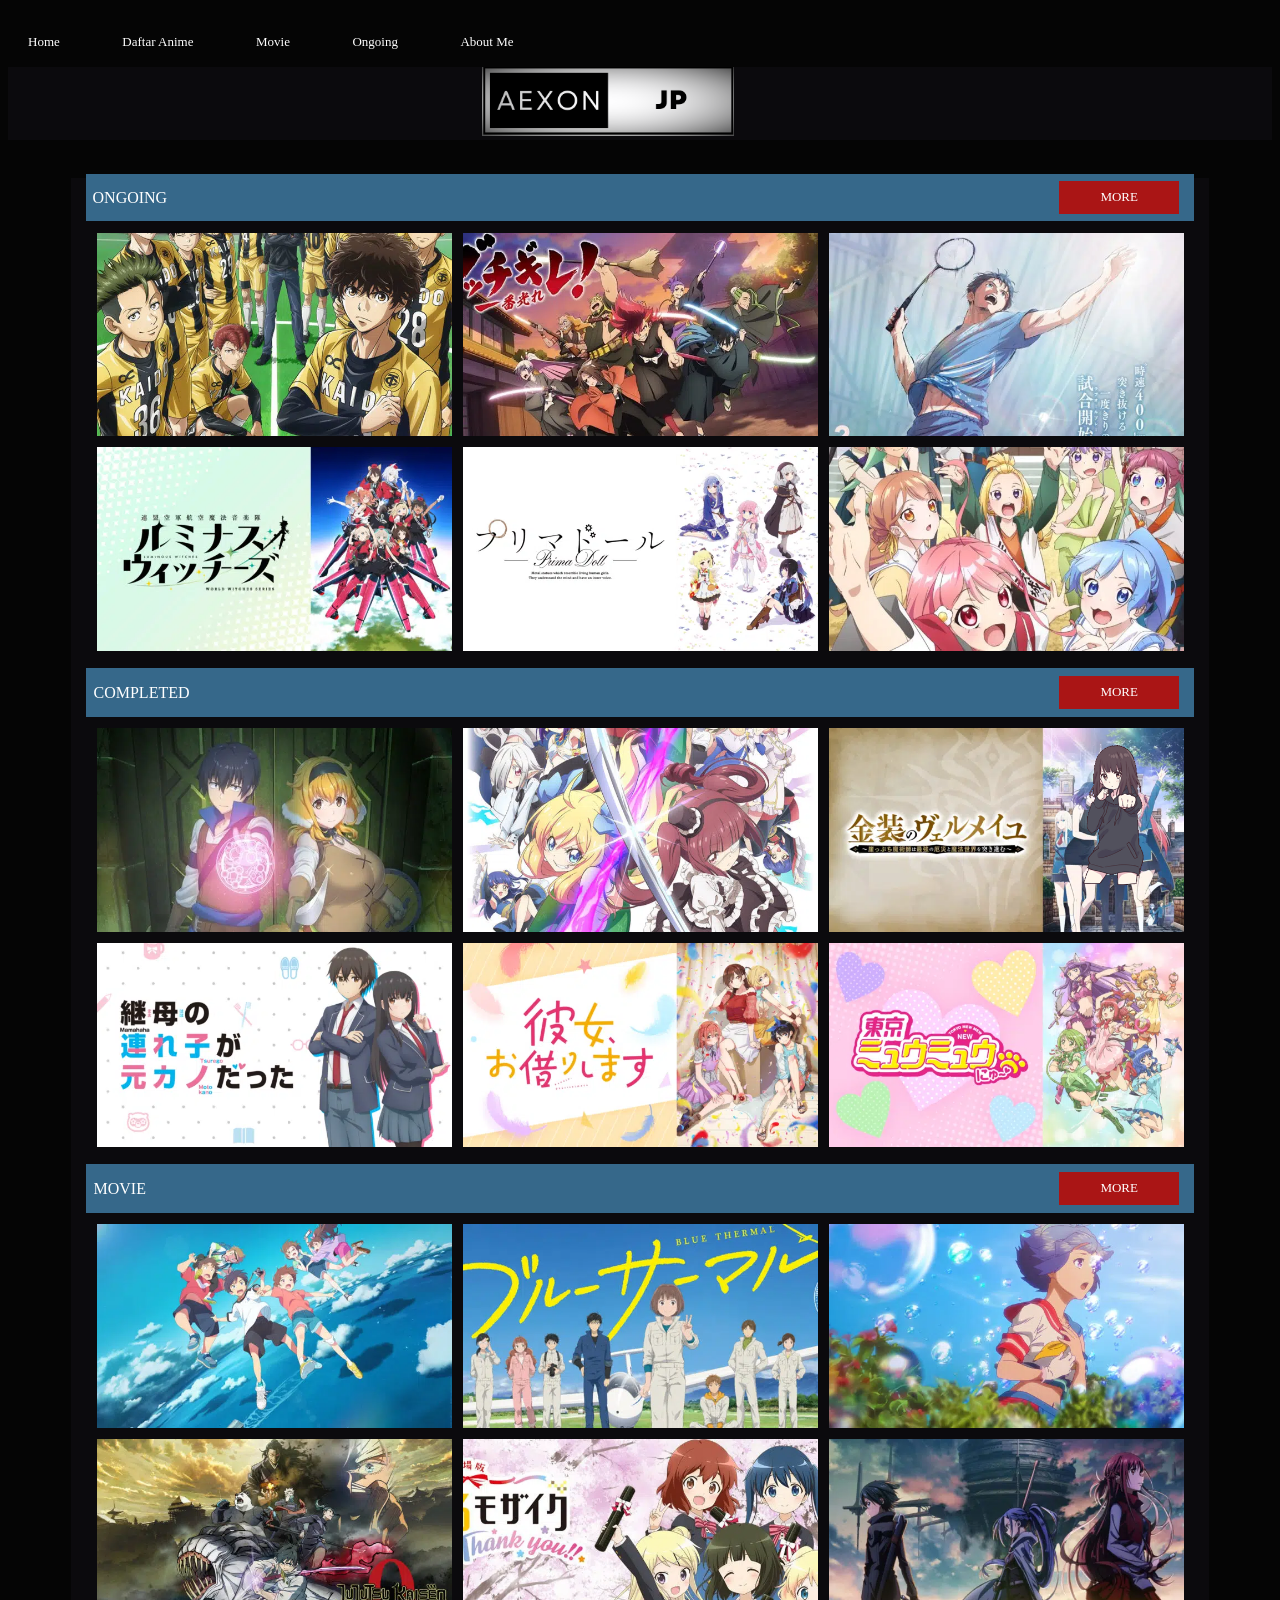
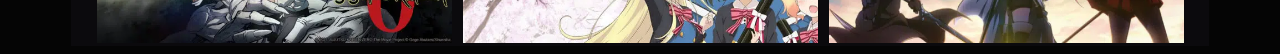
<file: posttest2/index.html>
<!DOCTYPE HTML>
<HTML lang="en">
    <head >
        <meta name="viewport" content="width=device-width, initial-scale=1">
        <title>Anime AexonJP</title>
        <style>
            html {
                scroll-behavior: smooth;
            }
        </style>
        <link rel="stylesheet" href="cssabdullah.css">
    </head>
    <body oncontextmenu='return false;' onkeydown='return false;' onmousedown='return false;' ondragstart='return false' onselectstart='return false' style='-moz-user-select: none; cursor: default;' class="body">
        <a class="gif" href="#menu"><img src= "menhera.gif"></a> 
        <header class="menu" id="menu">
            <ul>
                <a href="">Home</a>
                <a href="">Daftar Anime</a>
                <a href="">Movie</a>
                <a href="">Ongoing</a>
                <a href="about/">About Me</a>
            </ul>
            
        </header>
        <header class="border">
            <a href="">
            <img src="awal/oie_OyXVH1TPqSMu.png" alt="gambar"> 
            </a>
        </header>
        <table border="0" width="90%" align="center">
            <tr>
                <td height="100px">
                    <div class="container-ongoing">
                            <div class="text">ONGOING</div>
                            <div class="more"><a href="">MORE</a></div>
                    </div>
                    <div class="content-ongoings">
                        <div class="content-ongoing"><a href="">
                            <img src="gambar/ongoing/Ao-Ashi-640x360.jpg.webp" alt="gambar"> <div class="isi">Ao-Ashi</div>
                        </a></div>
                        <div class="content-ongoing"><a href="">
                            <img src="gambar/ongoing/Bucchigire-640x360.jpg.webp" alt="gambar"> <div class="isi">Bucchigire</div>
                        </a></div>
                        <div class="content-ongoing"><a href="">
                            <img src="gambar/ongoing/Love-All-Play-640x360.jpg.webp" alt="gambar"> <div class="isi">Love-All-Play</div>
                        </a></div>
                    </div>
                    <div class="content-ongoings">
                        <div class="content-ongoing"><a href="">
                            <img src="gambar/ongoing/Luminous-Witches-640x360.jpg.webp" alt="gambar"> <div class="isi">Luminous-Witches</div>
                        </a></div>
                        <div class="content-ongoing"><a href="">
                            <img src="gambar/ongoing/Prima-Doll-640x360.png.webp" alt="gambar"> <div class="isi">Prima-Doll</div>
                        </a></div>
                        <div class="content-ongoing"><a href="">
                            <img src="gambar/ongoing/Teppen-640x360.jpg.webp" alt="gambar"> <div class="isi">Teppen</div>
                        </a></div>
                    </div>
                    <div class="container">
                        <div class="text">COMPLETED</div>
                        <div class="more"><a href="">MORE</a></div>
                    </div>
                    <div class="content-ongoings">
                        <div class="content-ongoing"><a href="">
                        <img src="gambar/completed/Isekai-Meikyuu-de-Harem-wo-640x360.jpg.webp" alt="gambar"> <div class="isi">Isekai-Meikyuu-de-Harem-wo</div>
                        </a></div>
                        <div class="content-ongoing"><a href="">
                        <img src="gambar/completed/Jashin-chan-Dropkick-S3-640x360.jpg.webp" alt="gambar"> <div class="isi">Jashin-chan-Dropkick-S3</div>
                        </a></div>
                        <div class="content-ongoing"><a href="">
                            <img src="gambar/completed/Kinsou-no-Vermeil-640x360.png.webp" alt="gambar"> <div class="isi">Kinsou-no-Vermeil</div>
                        </a></div>
                    </div>
                    <div class="content-ongoings">
                        <div class="content-ongoing">
                        <a href="">
                            <img src="gambar/completed/Mamahaha-no-Tsurego-ga-Motokano-datta-640x360.png.webp" alt="gambar"> <div class="isi">Mamahaha-no-Tsurego-ga-Motokano-datta</div>
                        </a></div>
                        <div class="content-ongoing"><a href="">
                            <img src="gambar/completed/Pacar-Sewaan-S2-640x360.png.webp" alt="gambar"> <div class="isi">Pacar-Sewaan-S2</div>
                        </a></div>
                        <div class="content-ongoing"><a href="">
                            <img src="gambar/completed/Tokyo-Mew-Mew-New-640x360.png.webp" alt="gambar"> <div class="isi">Tokyo-Mew-Mew-New</div>
                        </a></div>
                    </div>
                    <div class="container">
                        <div class="text">MOVIE</div>
                        <div class="more"><a href="">MORE</a></div>
                    </div>
                    <div class="content-ongoings">
                        <div class="content-ongoing"><a href="">
                            <img src="gambar/movie/Ame-wo-Tsugeru-Hyouryuu-Danchi-640x360.jpg.webp" alt="gambar"> <div class="isi">Ame-wo-Tsugeru-Hyouryuu-Danchi</div>
                        </a></div>
                        <div class="content-ongoing"><a href="">
                            <img src="gambar/movie/Blue-Thermal-640x360.jpg.webp" alt="gambar"> <div class="isi">Blue-Thermal</div>
                        </a></div>
                        <div class="content-ongoing"><a href="">
                            <img src="gambar/movie/Bubble-640x360.jpg.webp" alt="gambar"> <div class="isi">Bubble</div>
                        </a></div>
                    </div>
                    <div class="content-ongoings">
                    <div class="content-ongoing"><a href="">
                            <img src="gambar/movie/Jujutsu-Kaisen-0-640x360.jpg.webp" alt="gambar"> <div class="isi">Jujutsu-Kaisen-0</div>
                        </a></div>
                        <div class="content-ongoing"><a href="">
                            <img src="gambar/movie/Kiniro-Mosaic-Thank-You-640x360.jpg.webp" alt="gambar"> <div class="isi">Kiniro-Mosaic-Thank-You</div>
                        </a></div>
                        <div class="content-ongoing"><a href="">
                            <img src="gambar/movie/Sword-Art-Online-the-Movie-Progressive-Aria-of-a-Starless-Night-640x360.png.webp" alt="gambar"> <div class="isi">Sword-Art-Online-the-Movie-Progressive-Aria-of-a-Starless-Night</div>
                        </a></div>
                    </div>
                </td>
            </tr>
            
        </table>
        
    </body>
</HTML>
</file>
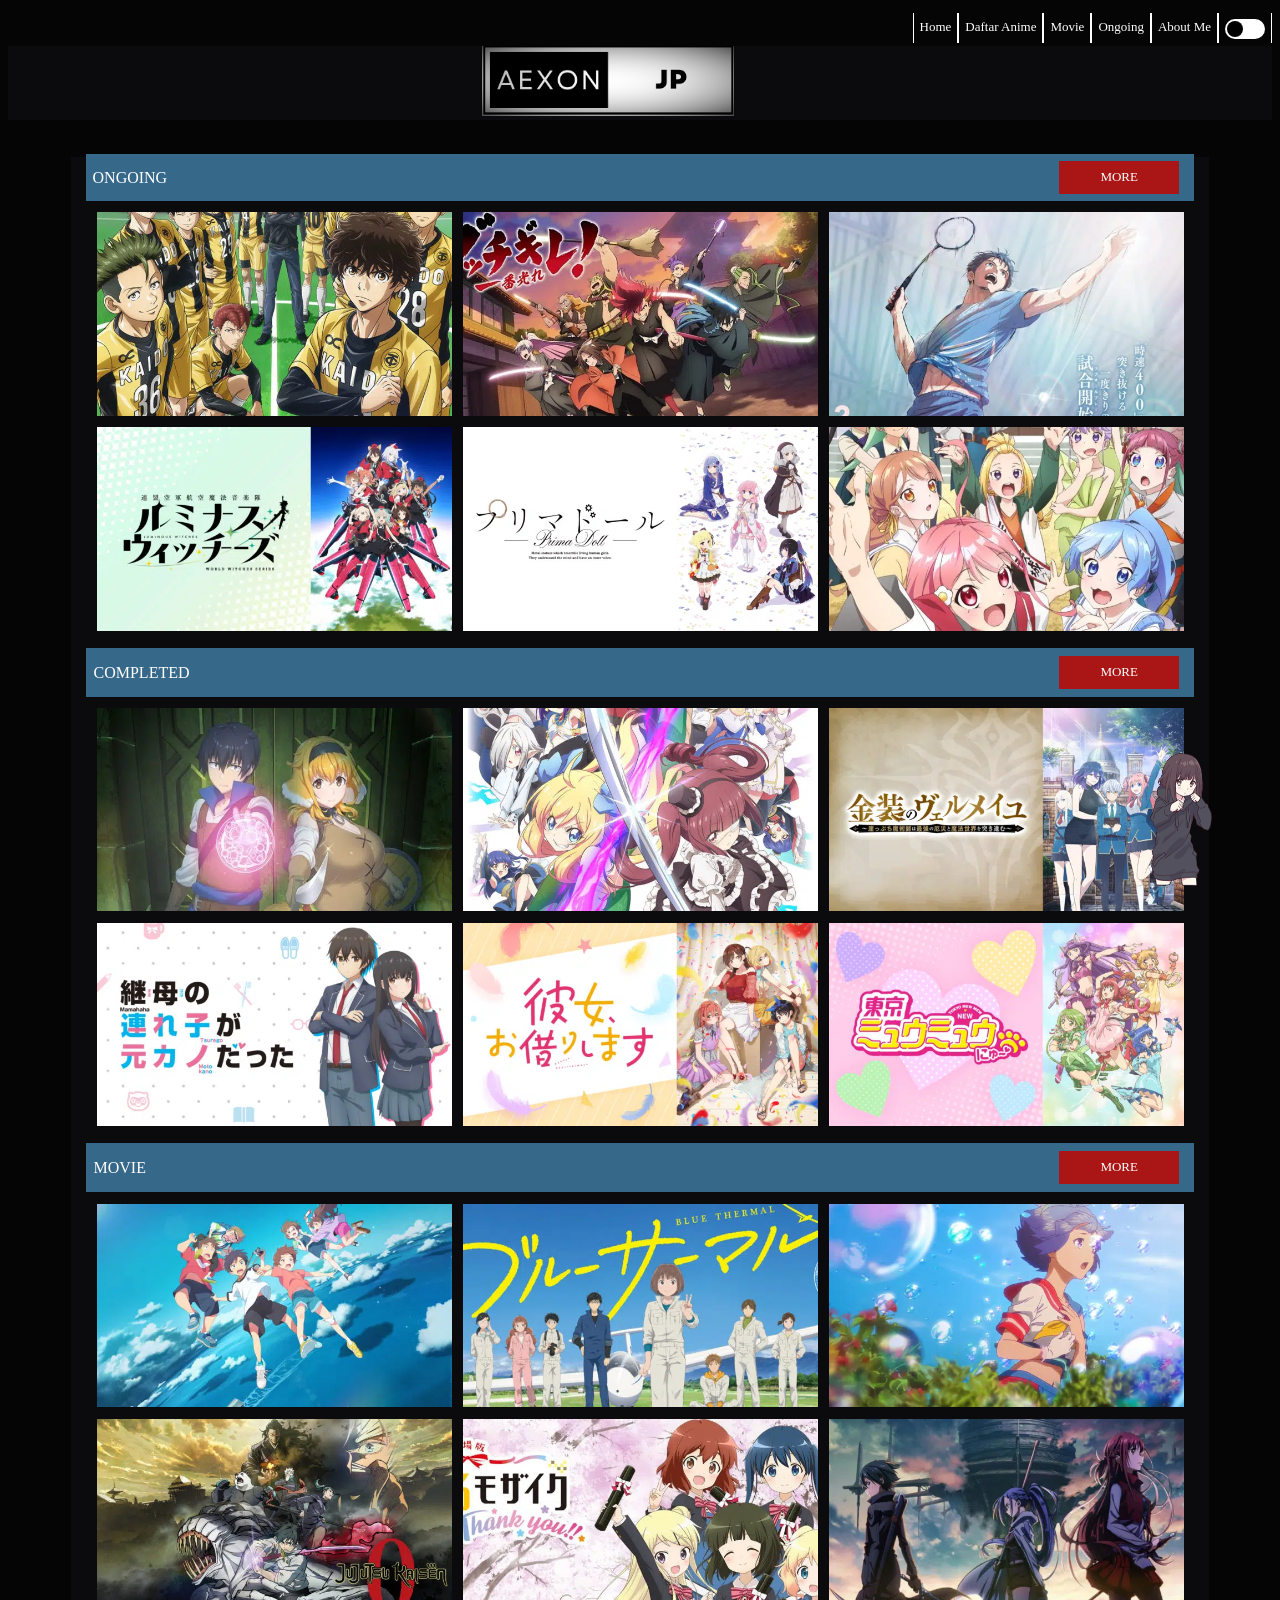
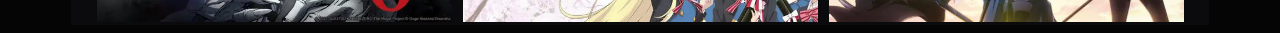
<file: posttest3/index.html>
<?php session_start(); ?>

<!DOCTYPE HTML>
<HTML lang="en">
    <head >
        <meta name="viewport" content="width=device-width, initial-scale=1">
        <title>Anime AexonJP</title>
        <style>
            html {
                scroll-behavior: smooth;
            }
        </style>
        <link rel="stylesheet" href="cssabdullah.css">
    </head>
    <body oncontextmenu='return false;' onkeydown='return false;' onmousedown='return false;' ondragstart='return false' onselectstart='return false' style='-moz-user-select: none; cursor: default;' class="body">
        <a class="gif" href="#menu"><img src= "menhera.gif"></a> 
        <header class="menu" id="menu">
            <ul>
                <a href="javascript:alert('fitur tersebut belum tersdia mohon menunggu update lebih lanjut');" >Home</a>
                <a href="javascript:alert('fitur tersebut belum tersdia mohon menunggu update lebih lanjut');">Daftar Anime</a>
                <a href="javascript:alert('fitur tersebut belum tersdia mohon menunggu update lebih lanjut');">Movie</a>
                <a href="javascript:alert('fitur tersebut belum tersdia mohon menunggu update lebih lanjut');">Ongoing</a>
                <a href='about/'>About Me</a>
                <a><label>
                    <input type="checkbox" class="checkbox" id="tombol">
                    <span class="check"></span>
                </label></a>
            </ul>
        </header>
        
        <header class="border">
            <a href="javascript:alert('fitur tersebut belum tersdia mohon menunggu update lebih lanjut');">
            <img src="awal/oie_OyXVH1TPqSMu.png" alt="gambar"> 
            </a>
        </header>
        <table border="0" width="90%" align="center">
            <tr>
                <td height="100px">
                    <div class="container-ongoing">
                            <div class="text">ONGOING</div>
                            <div class="more"><a href="javascript:alert('fitur tersebut belum tersdia mohon menunggu update lebih lanjut');">MORE</a></div>
                    </div>
                    <div class="content-ongoings">
                        <div class="content-ongoing"><a href="javascript:alert('fitur tersebut belum tersdia mohon menunggu update lebih lanjut');"> 
                            <img src="gambar/ongoing/Ao-Ashi-640x360.jpg.webp" alt="gambar"> <div class="isi">Ao-Ashi</div>
                        </a></div>
                        <div class="content-ongoing"><a href="javascript:alert('fitur tersebut belum tersdia mohon menunggu update lebih lanjut');">
                            <img src="gambar/ongoing/Bucchigire-640x360.jpg.webp" alt="gambar"> <div class="isi">Bucchigire</div>
                        </a></div>
                        <div class="content-ongoing"><a href="javascript:alert('fitur tersebut belum tersdia mohon menunggu update lebih lanjut');">
                            <img src="gambar/ongoing/Love-All-Play-640x360.jpg.webp" alt="gambar"> <div class="isi">Love-All-Play</div>
                        </a></div>
                    </div>
                    <div class="content-ongoings">
                        <div class="content-ongoing"><a href="javascript:alert('fitur tersebut belum tersdia mohon menunggu update lebih lanjut');">
                            <img src="gambar/ongoing/Luminous-Witches-640x360.jpg.webp" alt="gambar"> <div class="isi">Luminous-Witches</div>
                        </a></div>
                        <div class="content-ongoing"><a href="javascript:alert('fitur tersebut belum tersdia mohon menunggu update lebih lanjut');">
                            <img src="gambar/ongoing/Prima-Doll-640x360.png.webp" alt="gambar"> <div class="isi">Prima-Doll</div>
                        </a></div>
                        <div class="content-ongoing"><a href="javascript:alert('fitur tersebut belum tersdia mohon menunggu update lebih lanjut');">
                            <img src="gambar/ongoing/Teppen-640x360.jpg.webp" alt="gambar"> <div class="isi">Teppen</div>
                        </a></div>
                    </div>
                    <div class="container">
                        <div class="text">COMPLETED</div>
                        <div class="more"><a href="javascript:alert('fitur tersebut belum tersdia mohon menunggu update lebih lanjut');">MORE</a></div>
                    </div>
                    <div class="content-ongoings">
                        <div class="content-ongoing"><a href="javascript:alert('fitur tersebut belum tersdia mohon menunggu update lebih lanjut');">
                        <img src="gambar/completed/Isekai-Meikyuu-de-Harem-wo-640x360.jpg.webp" alt="gambar"> <div class="isi">Isekai-Meikyuu-de-Harem-wo</div>
                        </a></div>
                        <div class="content-ongoing"><a href="javascript:alert('fitur tersebut belum tersdia mohon menunggu update lebih lanjut');">
                        <img src="gambar/completed/Jashin-chan-Dropkick-S3-640x360.jpg.webp" alt="gambar"> <div class="isi">Jashin-chan-Dropkick-S3</div>
                        </a></div>
                        <div class="content-ongoing"><a href="javascript:alert('fitur tersebut belum tersdia mohon menunggu update lebih lanjut');">
                            <img src="gambar/completed/Kinsou-no-Vermeil-640x360.png.webp" alt="gambar"> <div class="isi">Kinsou-no-Vermeil</div>
                        </a></div>
                    </div>
                    <div class="content-ongoings">
                        <div class="content-ongoing"><a href="javascript:alert('fitur tersebut belum tersdia mohon menunggu update lebih lanjut');">
                            <img src="gambar/completed/Mamahaha-no-Tsurego-ga-Motokano-datta-640x360.png.webp" alt="gambar"> <div class="isi">Mamahaha-no-Tsurego-ga-Motokano-datta</div>
                        </a></div>
                        <div class="content-ongoing"><a href="javascript:alert('fitur tersebut belum tersdia mohon menunggu update lebih lanjut');">
                            <img src="gambar/completed/Pacar-Sewaan-S2-640x360.png.webp" alt="gambar"> <div class="isi">Pacar-Sewaan-S2</div>
                        </a></div>
                        <div class="content-ongoing"><a href="javascript:alert('fitur tersebut belum tersdia mohon menunggu update lebih lanjut');">
                            <img src="gambar/completed/Tokyo-Mew-Mew-New-640x360.png.webp" alt="gambar"> <div class="isi">Tokyo-Mew-Mew-New</div>
                        </a></div>
                    </div>
                    <div class="container">
                        <div class="text">MOVIE</div>
                        <div class="more"><a href="javascript:alert('fitur tersebut belum tersdia mohon menunggu update lebih lanjut');">MORE</a></div>
                    </div>
                    <div class="content-ongoings">
                        <div class="content-ongoing"><a href="javascript:alert('fitur tersebut belum tersdia mohon menunggu update lebih lanjut');">
                            <img src="gambar/movie/Ame-wo-Tsugeru-Hyouryuu-Danchi-640x360.jpg.webp" alt="gambar"> <div class="isi">Ame-wo-Tsugeru-Hyouryuu-Danchi</div>
                        </a></div>
                        <div class="content-ongoing"><a href="javascript:alert('fitur tersebut belum tersdia mohon menunggu update lebih lanjut');">
                            <img src="gambar/movie/Blue-Thermal-640x360.jpg.webp" alt="gambar"> <div class="isi">Blue-Thermal</div>
                        </a></div>
                        <div class="content-ongoing"><a href="javascript:alert('fitur tersebut belum tersdia mohon menunggu update lebih lanjut');">
                            <img src="gambar/movie/Bubble-640x360.jpg.webp" alt="gambar"> <div class="isi">Bubble</div>
                        </a></div>
                    </div>
                    <div class="content-ongoings">
                    <div class="content-ongoing"><a href="javascript:alert('fitur tersebut belum tersdia mohon menunggu update lebih lanjut');">
                            <img src="gambar/movie/Jujutsu-Kaisen-0-640x360.jpg.webp" alt="gambar"> <div class="isi">Jujutsu-Kaisen-0</div>
                        </a></div>
                        <div class="content-ongoing"><a href="javascript:alert('fitur tersebut belum tersdia mohon menunggu update lebih lanjut');">
                            <img src="gambar/movie/Kiniro-Mosaic-Thank-You-640x360.jpg.webp" alt="gambar"> <div class="isi">Kiniro-Mosaic-Thank-You</div>
                        </a></div>
                        <div class="content-ongoing"><a href="javascript:alert('fitur tersebut belum tersdia mohon menunggu update lebih lanjut');">
                            <img src="gambar/movie/Sword-Art-Online-the-Movie-Progressive-Aria-of-a-Starless-Night-640x360.png.webp" alt="gambar"> <div class="isi">Sword-Art-Online-the-Movie-Progressive-Aria-of-a-Starless-Night</div>
                        </a></div>
                    </div>
                </td>
            </tr>
            
        </table>
        <script>
        var tombol = document.getElementById("tombol");

        tombol.onclick = function(){
            document.body.classList.toggle("white-mode");
        }
        </script>
    </body>
</HTML>
</file>
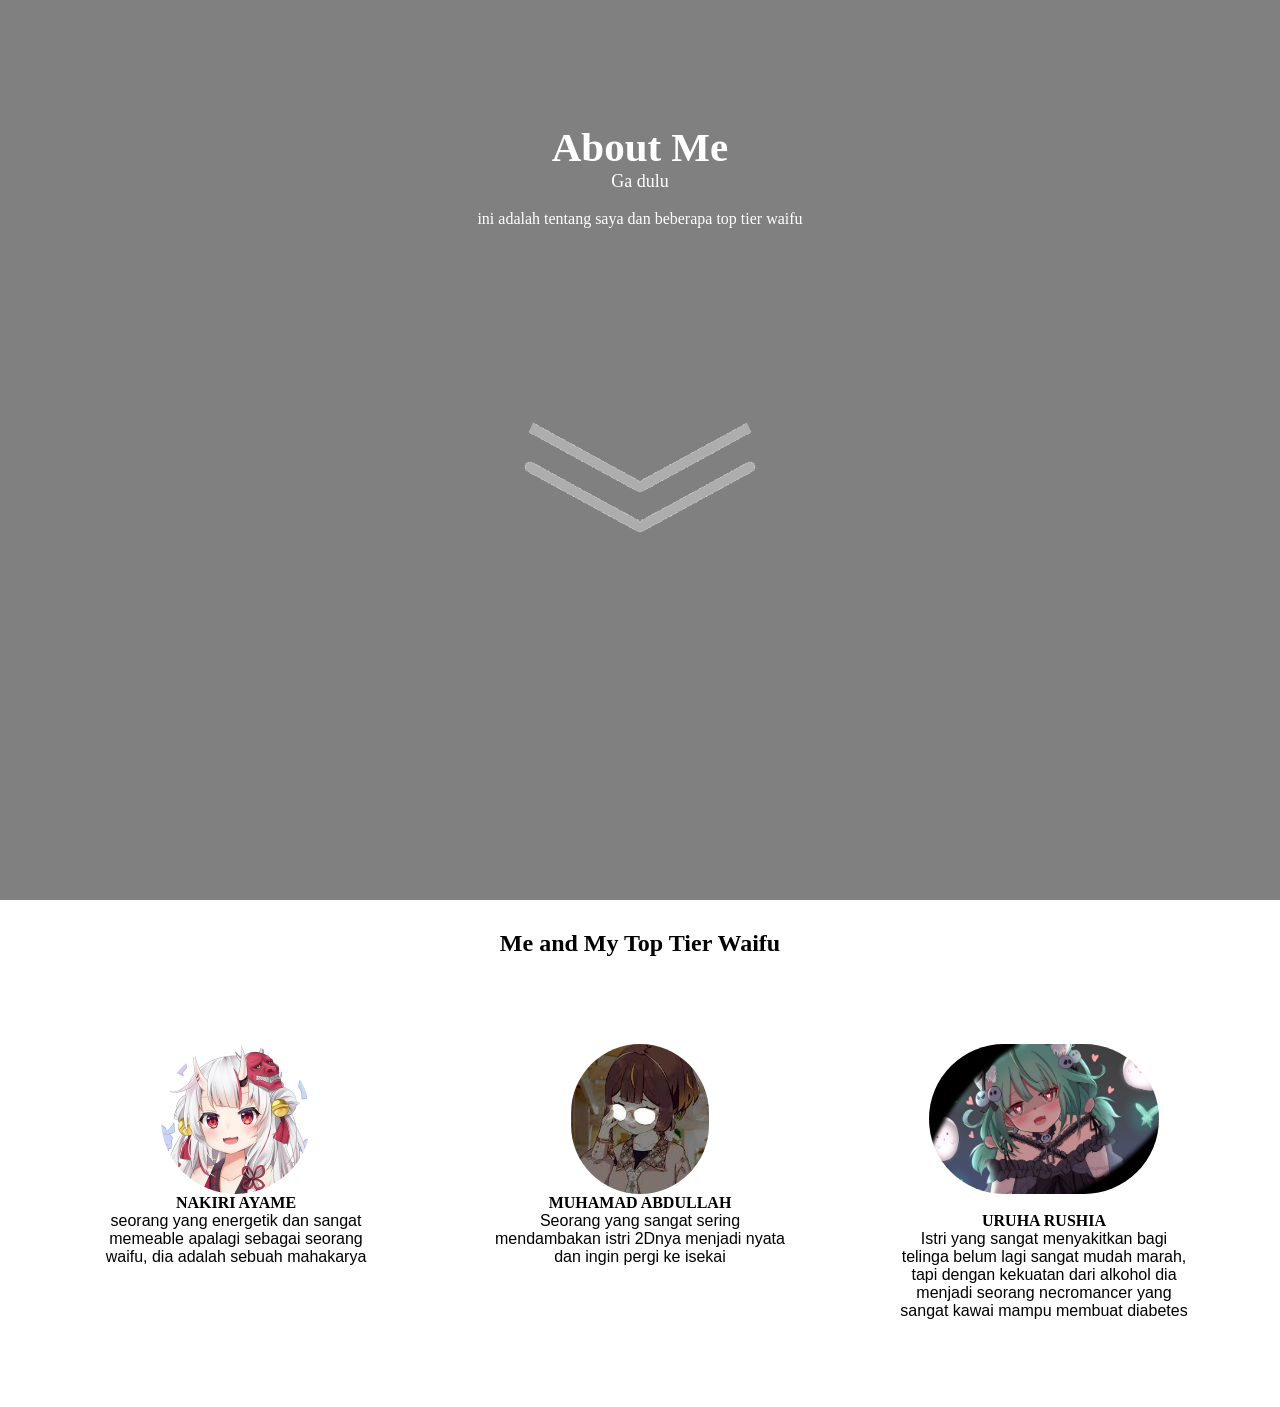
<file: posttest2/about/index.html>
<!DOCTYPE html>
<html>

<head>
	<title>About us Page</title>
  <link rel="stylesheet" href="about.css">
  <style>
    html {
        scroll-behavior: smooth;
    }
</style>

</head>
<body oncontextmenu='return false;' onkeydown='return false;' onmousedown='return false;' ondragstart='return false' onselectstart='return false' style='-moz-user-select: none; cursor: default;'>
	<section class="background firstsection">
		<div class="box-main">
			<div class="firstHalf">
				<p class="text-big">About Me</p>

				<p class="text-small">
				<script>
					document.write('<a class="balik" href="' + document.referrer + '">Ga dulu</a>');
				</script>
				</p>
				<br>
				<p class="center"><a href="#Order"
				style="text-decoration:none;color:white;">
						ini adalah tentang saya dan beberapa top tier waifu</a>
				</p>
				<div class="arrow"><a href="#aboutme"><img src="image.gif" alt="bottom arrow"></a>
				</div>
			</div>
		</div>
	</section>
	<section class="about">
		<h1 id="aboutme" style="margin-top:30px;text-align:center;">
			Me and My Top Tier Waifu
		</h1>
	<div id="abouts">
			<div class="box">
				<img src="Nakiri Ayame.jpg" alt="picture goes here">

				<p class="center">
					<a href="#waifu" style="text-decoration:none;color:black;font-weight:bold;font-family: 'Langar', cursive;">
						NAKIRI AYAME
					</a>
				</p>
				<p class="desc1" style="font-family: sans-serif">seorang yang energetik dan sangat memeable apalagi sebagai seorang waifu, dia adalah sebuah mahakarya</p>
			</div>
			<div class="box">
				<img src="melfissa.jpg"alt="namaku">

				<p class="center">
					<a href="#namaku" style="text-decoration:none;color:black;
		font-weight:bold;font-family: 'Langar', cursive;">
						MUHAMAD ABDULLAH
					</a>
				</p>

				<p class="desc2" style="font-family: sans-serif ">Seorang yang sangat sering mendambakan istri 2Dnya menjadi nyata dan ingin pergi ke isekai</p>
			</div>
			<div class="box">
				<img src="rushia.jpg" alt="waifu2">
				<br>
				<p class="center">
					<a href="#waifu2" style="text-decoration:none;color:black;font-weight:bold;font-family: 'Langar', cursive;">
						URUHA RUSHIA
					</a>
				</p>
				<p class="desc3" style="font-family: sans-serif ">Istri yang sangat menyakitkan bagi telinga belum lagi sangat mudah marah, tapi dengan kekuatan dari alkohol dia menjadi seorang necromancer yang sangat kawai mampu membuat diabetes</p>

			</div>
		</div>

	</section>
</body>

</html>
</file>
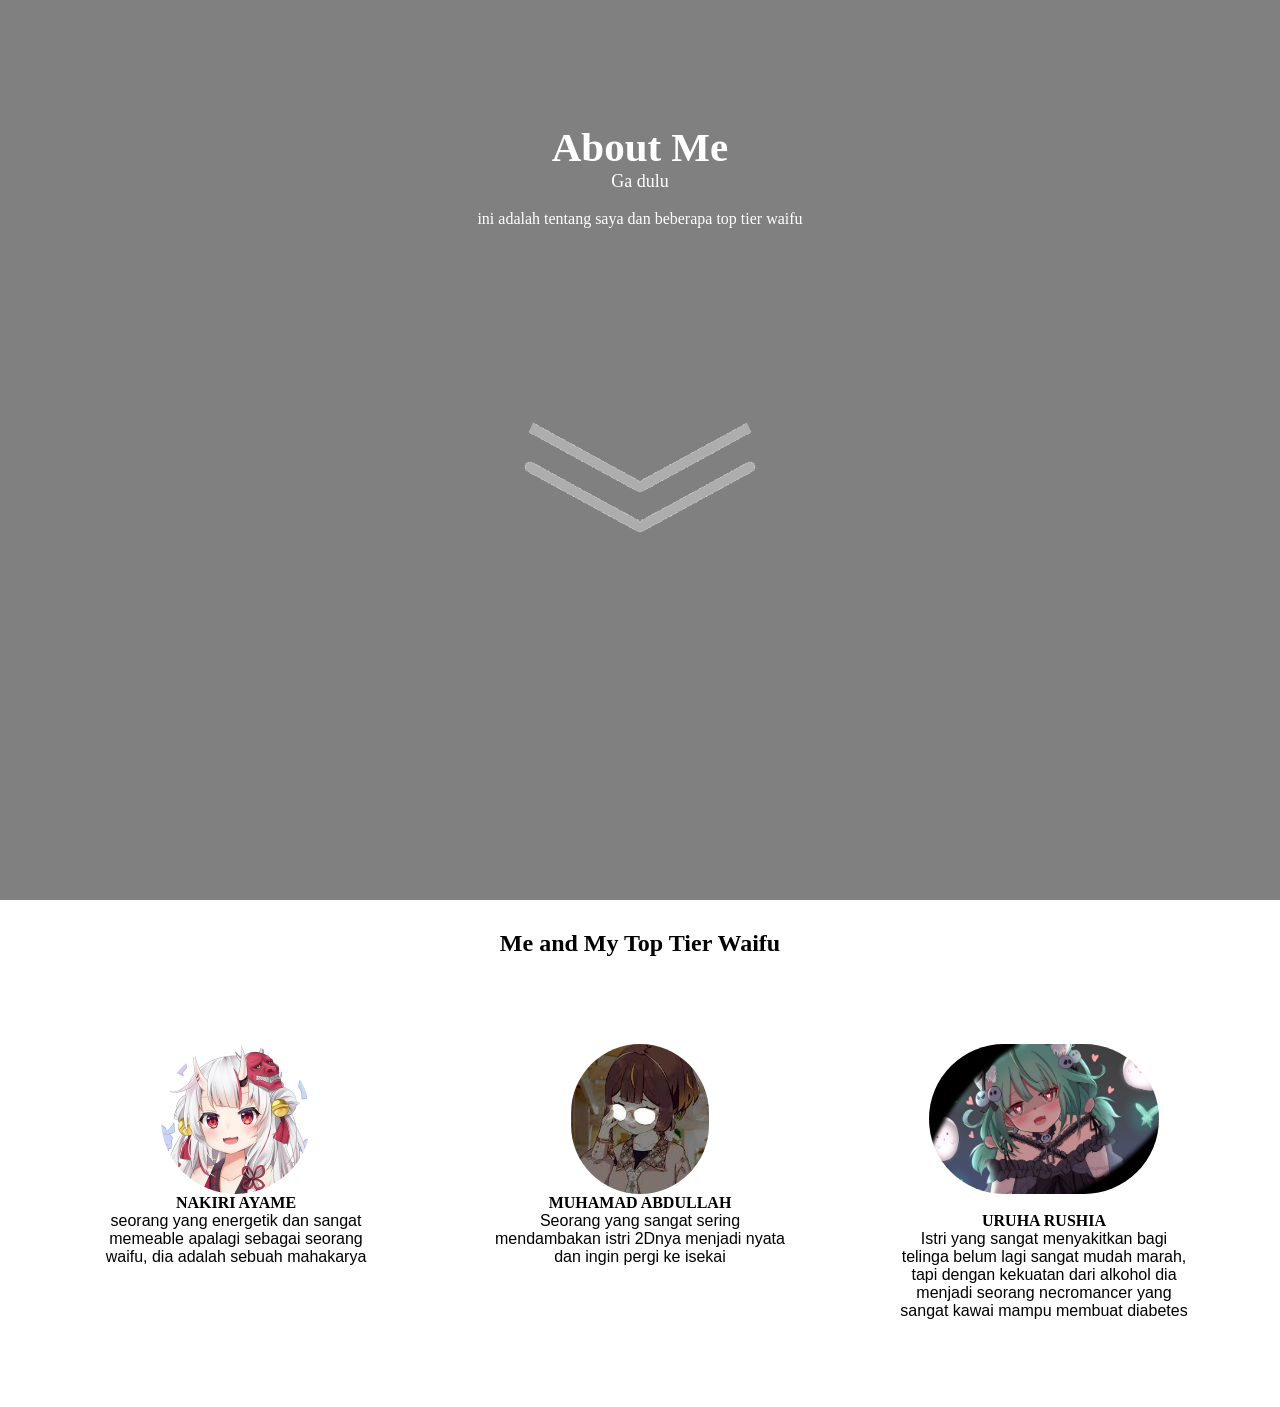
<file: posttest3/about/index.html>
<!DOCTYPE html>
<html>

<head>
	<title>About us Page</title>
  <link rel="stylesheet" href="about.css">
  <style>
    html {
        scroll-behavior: smooth;
    }
</style>

</head>
<body oncontextmenu='return false;' onkeydown='return false;' onmousedown='return false;' ondragstart='return false' onselectstart='return false' style='-moz-user-select: none; cursor: default;'>
	<section class="background firstsection">
		<div class="box-main">
			<div class="firstHalf">
				<p class="text-big">About Me</p>

				<p class="text-small">
				<a class="balik" href="../">Ga dulu</a>
				</p>
				<br>
				<p class="center"><a href="#Order"
				style="text-decoration:none;color:white;">
						ini adalah tentang saya dan beberapa top tier waifu</a>
				</p>
				<div class="arrow"><a href="#aboutme"><img src="image.gif" alt="bottom arrow"></a>
				</div>
			</div>
		</div>
	</section>
	<section class="about">
		<h1 id="aboutme" style="margin-top:30px;text-align:center;">
			Me and My Top Tier Waifu
		</h1>
	<div id="abouts">
			<div class="box">
				<img src="Nakiri Ayame.jpg" alt="picture goes here">

				<p class="center">
					<a href="#waifu" style="text-decoration:none;color:black;font-weight:bold;font-family: 'Langar', cursive;">
						NAKIRI AYAME
					</a>
				</p>
				<p class="desc1" style="font-family: sans-serif">seorang yang energetik dan sangat memeable apalagi sebagai seorang waifu, dia adalah sebuah mahakarya</p>
			</div>
			<div class="box">
				<img src="melfissa.jpg"alt="namaku">

				<p class="center">
					<a href="#namaku" style="text-decoration:none;color:black;
		font-weight:bold;font-family: 'Langar', cursive;">
						MUHAMAD ABDULLAH
					</a>
				</p>

				<p class="desc2" style="font-family: sans-serif ">Seorang yang sangat sering mendambakan istri 2Dnya menjadi nyata dan ingin pergi ke isekai</p>
			</div>
			<div class="box">
				<img src="rushia.jpg" alt="waifu2">
				<br>
				<p class="center">
					<a href="#waifu2" style="text-decoration:none;color:black;font-weight:bold;font-family: 'Langar', cursive;">
						URUHA RUSHIA
					</a>
				</p>
				<p class="desc3" style="font-family: sans-serif ">Istri yang sangat menyakitkan bagi telinga belum lagi sangat mudah marah, tapi dengan kekuatan dari alkohol dia menjadi seorang necromancer yang sangat kawai mampu membuat diabetes</p>

			</div>
		</div>

	</section>
</body>

</html>
</file>
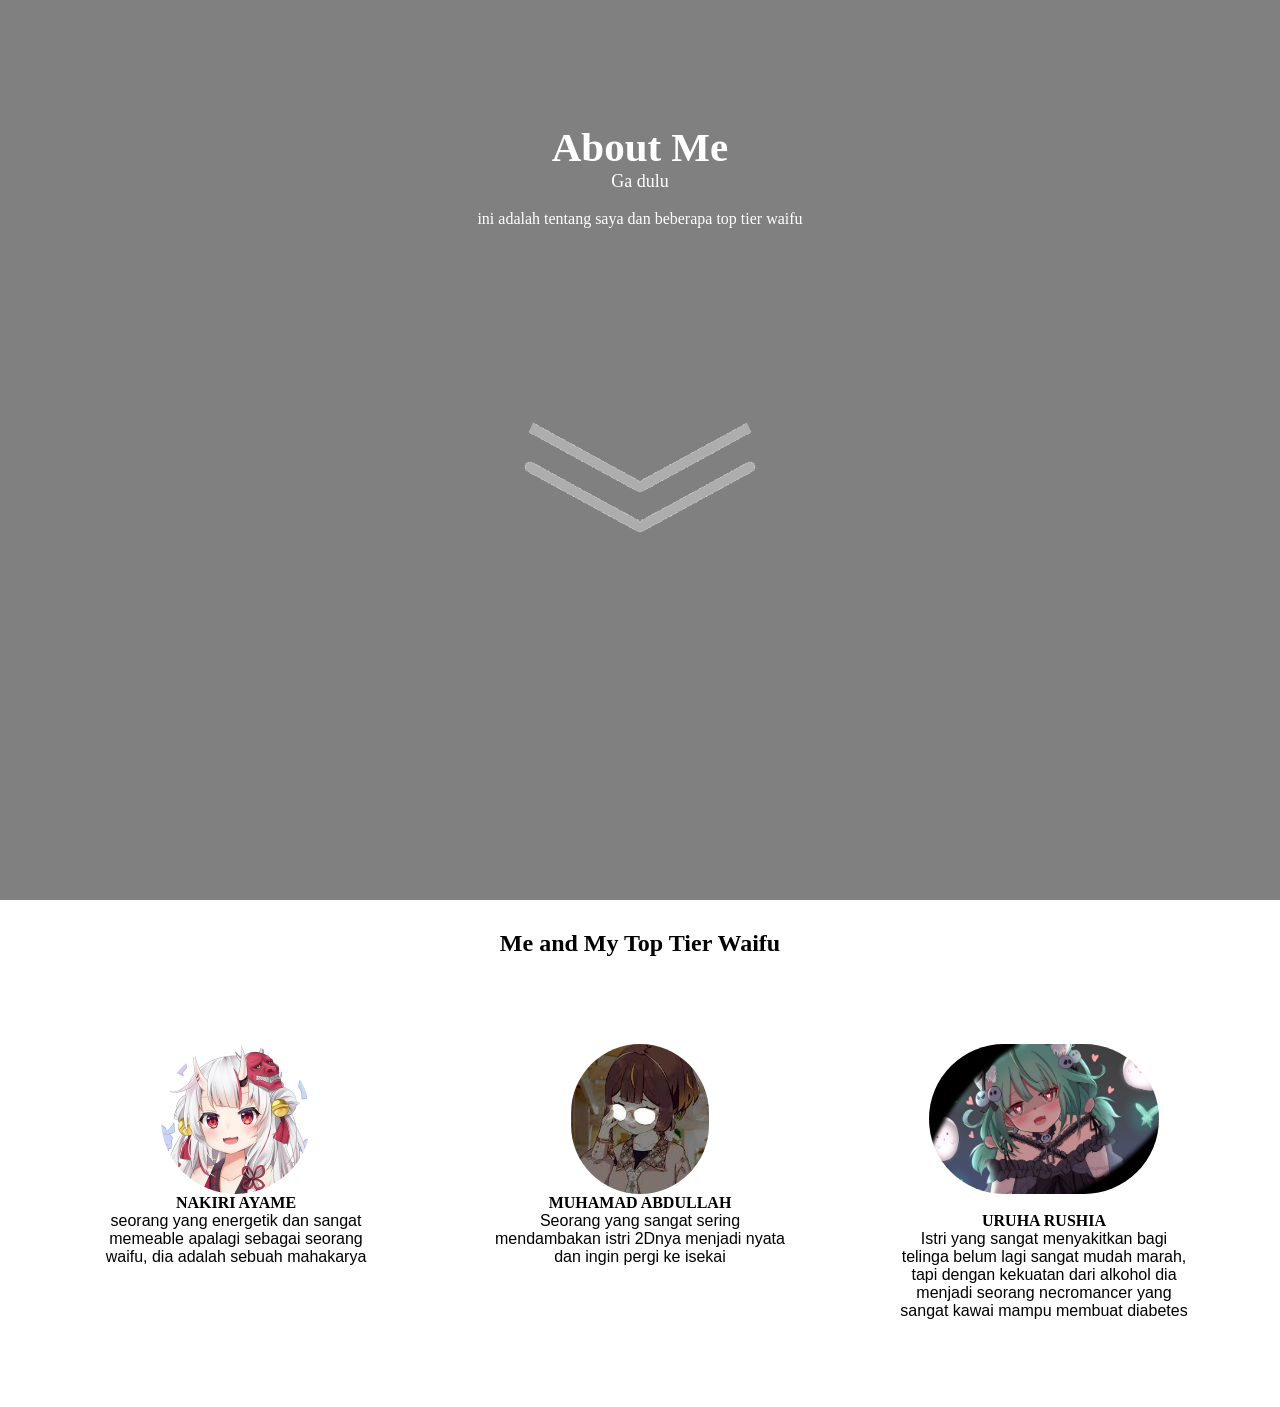
<file: posttest2/about/about.html>
<!DOCTYPE html>
<html>

<head>
	<title>About us Page</title>
  <link rel="stylesheet" href="about.css">
  <style>
    html {
        scroll-behavior: smooth;
    }
</style>

</head>
<body oncontextmenu='return false;' onkeydown='return false;' onmousedown='return false;' ondragstart='return false' onselectstart='return false' style='-moz-user-select: none; cursor: default;'>
	<section class="background firstsection">
		<div class="box-main">
			<div class="firstHalf">
				<p class="text-big">About Me</p>

				<p class="text-small">
					<a class="balik" href="/posttest2/">Ga dulu</a>
				</p>
				<br>
				<p class="center"><a href="#Order"
				style="text-decoration:none;color:white;">
						ini adalah tentang saya dan beberapa top tier waifu</a>
				</p>
				<div class="arrow"><a href="#aboutme"><img src="/posttest2/about/image.gif" alt="bottom arrow"></a>
				</div>
			</div>
		</div>
	</section>
	<section class="about">
		<h1 id="aboutme" style="margin-top:30px;text-align:center;">
			Me and My Top Tier Waifu
		</h1>
	<div id="abouts">
			<div class="box">
				<img src="/posttest2/about/Nakiri Ayame.jpg" alt="picture goes here">

				<p class="center">
					<a href="#waifu" style="text-decoration:none;color:black;font-weight:bold;font-family: 'Langar', cursive;">
						NAKIRI AYAME
					</a>
				</p>
				<p class="desc1" style="font-family: sans-serif">seorang yang energetik dan sangat memeable apalagi sebagai seorang waifu, dia adalah sebuah mahakarya</p>
			</div>
			<div class="box">
				<img src="/posttest2/about/melfissa.jpg"alt="namaku">

				<p class="center">
					<a href="#namaku" style="text-decoration:none;color:black;
		font-weight:bold;font-family: 'Langar', cursive;">
						MUHAMAD ABDULLAH
					</a>
				</p>

				<p class="desc2" style="font-family: sans-serif ">Seorang yang sangat sering mendambakan istri 2Dnya menjadi nyata dan ingin pergi ke isekai</p>
			</div>
			<div class="box">
				<img src="/posttest2/about/rushia.jpg" alt="waifu2">
				<br>
				<p class="center">
					<a href="#waifu2" style="text-decoration:none;color:black;font-weight:bold;font-family: 'Langar', cursive;">
						URUHA RUSHIA
					</a>
				</p>
				<p class="desc3" style="font-family: sans-serif ">Istri yang sangat menyakitkan bagi telinga belum lagi sangat mudah marah, tapi dengan kekuatan dari alkohol dia menjadi seorang necromancer yang sangat kawai mampu membuat diabetes</p>

			</div>
		</div>

	</section>
</body>

</html>
</file>
<file: assets/css/style.css>
/* ==========================================================================
   Aexon — DevOps & software studio
   Paper, ink and one safety-orange. Motion is mechanical, never glowing.
   ========================================================================== */

:root {
  --paper: #f3f0e8;
  --paper-2: #e9e5d9;
  --card: #fbfaf6;
  --ink: #121212;
  --ink-2: #3b3a36;
  --muted: #6a675f;
  --rule: rgba(18, 18, 18, .16);
  --orange: #ff4d00;
  --green: #12804a;
  --red: #b4361d;

  --board: #161616;
  --flap: #242424;
  --flap-text: #f1ede2;

  --radius: 6px;
  --container: 1240px;
  --gutter: clamp(16px, 4vw, 40px);
  --nav-h: 72px;

  --font: "Archivo", "Helvetica Neue", Arial, sans-serif;
  --mono: "JetBrains Mono", ui-monospace, SFMono-Regular, Menlo, Consolas, monospace;
  --ease: cubic-bezier(.16, 1, .3, 1);

  color-scheme: light;
}

/* ---------- Base ---------- */
*, *::before, *::after { box-sizing: border-box; }

html {
  scroll-behavior: smooth;
  scroll-padding-top: calc(var(--nav-h) + 12px);
  -webkit-text-size-adjust: 100%;
}

body {
  margin: 0;
  background: var(--paper);
  color: var(--ink);
  font-family: var(--font);
  font-size: 17px;
  line-height: 1.55;
  -webkit-font-smoothing: antialiased;
  -moz-osx-font-smoothing: grayscale;
  overflow-x: clip;
}

img, svg { display: block; max-width: 100%; }
a { color: inherit; text-decoration: none; }
button { font: inherit; color: inherit; }
code, pre { font-family: var(--mono); }
h1, h2, h3 { margin: 0; line-height: 1; font-weight: 800; }
p { margin: 0; }
::selection { background: var(--orange); color: var(--ink); }

:focus-visible { outline: 2px solid var(--orange); outline-offset: 3px; }

.sr-only {
  position: absolute; width: 1px; height: 1px; padding: 0; margin: -1px;
  overflow: hidden; clip: rect(0 0 0 0); white-space: nowrap; border: 0;
}

.skip-link {
  position: fixed; top: 12px; left: 12px; z-index: 200;
  padding: 10px 16px; background: var(--ink); color: var(--paper); font-weight: 700;
  transform: translateY(-160%); transition: transform .3s var(--ease);
}
.skip-link:focus { transform: none; }

.container {
  width: 100%;
  max-width: calc(var(--container) + var(--gutter) * 2);
  margin-inline: auto;
  padding-inline: var(--gutter);
}

.ic { width: 1.15em; height: 1.15em; flex: none; }

/* ---------- Buttons ---------- */
.btn {
  --bh: 50px;
  position: relative;
  display: inline-flex; align-items: center; justify-content: center; gap: .6em;
  height: var(--bh); padding: 0 24px;
  border-radius: 4px; border: 1.5px solid var(--ink);
  font-weight: 700; font-size: 15.5px; white-space: nowrap;
  cursor: pointer;
  transition: transform .4s var(--ease), background-color .25s, color .25s, border-color .25s;
}
.btn-sm { --bh: 42px; padding: 0 18px; font-size: 14.5px; }
.btn-lg { --bh: 58px; padding: 0 30px; font-size: 17px; }
.btn-block { width: 100%; }

.btn-ink { background: var(--ink); color: var(--paper); }
.btn-ink:hover { background: var(--orange); border-color: var(--orange); color: var(--ink); }
.btn-orange { background: var(--orange); border-color: var(--orange); color: var(--ink); }
.btn-orange:hover { background: var(--ink); border-color: var(--ink); color: var(--paper); }
.btn-line { background: transparent; color: var(--ink); }
.btn-line:hover { background: var(--ink); color: var(--paper); }

.btn .ic { transition: transform .4s var(--ease); }
.btn:hover .ic:last-child { transform: translateX(3px); }

/* Rolling label (JS wraps the text in a span) */
.label { display: inline-block; overflow: hidden; height: 1.3em; line-height: 1.3; vertical-align: top; }
.label > span { display: block; text-shadow: 0 1.3em 0 currentColor; transition: transform .5s var(--ease); }
.btn:hover .label > span { transform: translateY(-1.3em); }

.magnetic { will-change: transform; }

/* ---------- Scroll progress ---------- */
.scroll-progress { position: fixed; inset: 0 0 auto; height: 3px; z-index: 120; pointer-events: none; }
.scroll-progress span {
  display: block; height: 100%; background: var(--orange);
  transform-origin: 0 50%; transform: scaleX(var(--sp, 0));
}

/* ---------- Nav ---------- */
.nav {
  position: fixed; inset: 0 0 auto; z-index: 100; height: var(--nav-h);
  transition: transform .5s var(--ease), background-color .3s, border-color .3s;
  border-bottom: 1px solid transparent;
}
.nav.is-scrolled { background: rgba(243, 240, 232, .94); border-bottom-color: var(--rule); }
.nav.is-hidden { transform: translateY(-100%); }

.nav-inner { height: 100%; display: flex; align-items: center; gap: 28px; }

.brand { display: inline-flex; align-items: center; gap: 10px; font-weight: 800; font-size: 23px; letter-spacing: -.03em; }
.brand img { transition: transform .6s var(--ease); }
.brand:hover img { transform: rotate(-90deg); }

.nav-links { display: flex; align-items: center; gap: 26px; margin-left: auto; }
.nav-links a:not(.btn) { position: relative; padding: 6px 0; font-size: 15px; font-weight: 600; color: var(--ink-2); transition: color .2s; }
.nav-links a:not(.btn)::after {
  content: ""; position: absolute; left: 0; right: 0; bottom: 0; height: 2px; background: var(--orange);
  transform: scaleX(0); transform-origin: 100% 50%; transition: transform .45s var(--ease);
}
.nav-links a:not(.btn):hover, .nav-links a.is-current { color: var(--ink); }
.nav-links a:not(.btn):hover::after, .nav-links a.is-current::after { transform: scaleX(1); transform-origin: 0 50%; }
.nav-cta-mobile { display: none; }

.nav-toggle {
  display: none; position: relative; width: 46px; height: 46px; margin-left: auto;
  border-radius: 4px; border: 1.5px solid var(--ink); background: transparent; cursor: pointer;
}
.nav-toggle span {
  position: absolute; left: 11px; right: 11px; height: 2px; background: var(--ink);
  transition: transform .45s var(--ease), top .45s var(--ease);
}
.nav-toggle span:first-child { top: 17px; }
.nav-toggle span:last-child { top: 25px; }
.nav-open .nav-toggle span:first-child { top: 21px; transform: rotate(45deg); }
.nav-open .nav-toggle span:last-child { top: 21px; transform: rotate(-45deg); }

/* ---------- Hero ---------- */
.hero { padding: calc(var(--nav-h) + 28px) 0 clamp(56px, 8vw, 96px); }

.hero-meta {
  display: flex; justify-content: space-between; gap: 16px;
  padding: 12px 0; border-block: 1.5px solid var(--ink);
  font-family: var(--mono); font-size: 12.5px; font-weight: 500; text-transform: uppercase; letter-spacing: .04em;
}
.status-dot { display: inline-flex; align-items: center; gap: 9px; }
.status-dot::before { content: ""; width: 9px; height: 9px; background: var(--green); animation: blink 1.4s steps(1) infinite; }
@keyframes blink { 50% { opacity: .25; } }

.hero-title {
  margin: clamp(20px, 3vw, 40px) 0 clamp(28px, 4vw, 48px);
  font-size: clamp(60px, 12.6vw, 178px);
  font-stretch: 62%;
  font-weight: 850;
  line-height: .86;
  letter-spacing: -.01em;
  text-transform: uppercase;
}
.hero-title .line { display: block; overflow: hidden; padding-top: .04em; }
.hero-title .word {
  display: inline-block;
  transform: translate3d(0, 105%, 0);
  animation: rise 1s var(--ease) forwards;
  animation-delay: calc(var(--i) * 90ms + 120ms);
}
@keyframes rise { to { transform: none; } }

.rotator { display: inline-grid !important; vertical-align: top; color: var(--orange); }
.rotator .rot {
  grid-area: 1 / 1;
  transform: translate3d(0, 105%, 0);
  transition: transform .75s var(--ease);
}
.rotator .rot.is-in { transform: none; }
.rotator .rot.is-out { transform: translate3d(0, -105%, 0); }

.hero-in {
  opacity: 0;
  transform: translate3d(0, 20px, 0);
  animation: fadeUp .9s var(--ease) forwards;
  animation-delay: calc(var(--d) * 100ms + 250ms);
}
@keyframes fadeUp { to { opacity: 1; transform: none; } }

.hero-grid {
  display: grid;
  grid-template-columns: minmax(0, .85fr) minmax(0, 1.15fr);
  gap: clamp(32px, 5vw, 72px);
  align-items: start;
}
.hero-sub { max-width: 520px; font-size: clamp(18px, 1.5vw, 20px); color: var(--ink-2); margin-bottom: 32px; }
.hero-sub strong { color: var(--ink); }
.hero-ctas { display: flex; flex-wrap: wrap; gap: 12px; margin-bottom: 36px; }

.founder-chip {
  display: inline-flex; align-items: center; gap: 14px;
  padding: 8px 18px 8px 8px; border: 1.5px solid var(--ink); border-radius: var(--radius);
  background: var(--card);
  transition: transform .4s var(--ease), box-shadow .4s var(--ease);
}
.founder-chip:hover { transform: translate(-3px, -3px); box-shadow: 3px 3px 0 var(--ink); }
.founder-chip img { width: 48px; height: 48px; border-radius: 3px; object-fit: cover; }
.founder-chip span { font-size: 13px; color: var(--muted); line-height: 1.3; }
.founder-chip strong { display: block; font-size: 16px; color: var(--ink); }
.founder-chip .li { width: 20px; height: 20px; color: #0a66c2; }

/* ---------- Split-flap board ---------- */
.board {
  margin: 0;
  container-type: inline-size;
  padding: clamp(14px, 2vw, 22px);
  border-radius: 10px;
  background: var(--board);
  color: var(--flap-text);
  box-shadow: 0 30px 60px -30px rgba(18, 18, 18, .55);
}
.board-head {
  display: flex; align-items: baseline; gap: 14px;
  padding-bottom: 14px; margin-bottom: 12px; border-bottom: 1px solid rgba(255, 255, 255, .12);
}
.board-title { font-size: clamp(20px, 2vw, 26px); font-weight: 800; font-stretch: 70%; text-transform: uppercase; letter-spacing: .04em; }
.board-sub { font-family: var(--mono); font-size: 12px; color: #9a968c; }
.board-clock { margin-left: auto; font-family: var(--mono); font-size: 15px; font-weight: 700; color: #ffb24d; letter-spacing: .06em; }

.board-rows, .board-cols { --cw: clamp(11px, calc((100cqw - 56px) / 24.4), 26px); }
.board-cols {
  display: grid;
  grid-template-columns: calc(var(--cw) * 10 + 18px) calc(var(--cw) * 4 + 6px) 1fr;
  column-gap: calc(var(--cw) * .7);
  margin-bottom: 8px;
  font-family: var(--mono); font-size: 10.5px; text-transform: uppercase; letter-spacing: .08em; color: #8a867d;
}
.board-rows { list-style: none; margin: 0; padding: 0; display: grid; gap: 7px; }
.board-rows li { display: flex; align-items: center; gap: calc(var(--cw) * .7); }

.cell-group { display: flex; gap: 2px; font-family: var(--mono); font-weight: 700; font-size: calc(var(--cw) * .8); }
.flap {
  position: relative; display: grid; place-items: center;
  width: var(--cw); height: calc(var(--cw) * 1.42);
  border-radius: 2px;
  background: linear-gradient(#2b2b2b 50%, var(--flap) 50%);
  color: var(--flap-text);
  font-size: calc(var(--cw) * .8); line-height: 1;
  overflow: hidden;
}
.flap::after { content: ""; position: absolute; left: 0; right: 0; top: 50%; height: 1px; background: #0c0c0c; }
.flap .ch { display: block; animation: flapA 80ms linear; }
.flap.odd .ch { animation-name: flapB; }
@keyframes flapA { 50% { transform: scaleY(.2); } }
@keyframes flapB { 50% { transform: scaleY(.2); } }

.lamp { width: calc(var(--cw) * .55); height: calc(var(--cw) * .55); margin-left: auto; background: #4a4a46; flex: none; }
.lamp.is-busy { background: #ffb24d; animation: blink .9s steps(1) infinite; }
.lamp.is-shipped { background: #3ccf7e; }

.board-foot {
  margin-top: 14px; padding-top: 12px; border-top: 1px solid rgba(255, 255, 255, .12);
  font-family: var(--mono); font-size: 11.5px; color: #8a867d;
}

/* ---------- Band (velocity marquee) ---------- */
.band { overflow: hidden; background: var(--orange); border-block: 1.5px solid var(--ink); }
.band-track { display: flex; width: max-content; will-change: transform; }
.band-group { display: flex; align-items: center; flex: none; }
.band-group span {
  padding: 0 .4em;
  font-size: clamp(40px, 7vw, 104px); font-weight: 850; font-stretch: 62%; line-height: 1.12;
  text-transform: uppercase; white-space: nowrap;
}
.band-group b { font-size: clamp(16px, 2vw, 28px); padding: 0 .4em; }

/* ---------- Sections ---------- */
.section { position: relative; padding: clamp(80px, 11vw, 140px) 0; }
.section-tint { background: var(--paper-2); }

.section-head { margin-bottom: clamp(40px, 6vw, 72px); }
.label-row {
  display: flex; gap: 14px;
  padding-top: 14px; margin-bottom: clamp(22px, 3vw, 34px);
  border-top: 1.5px solid var(--ink);
  font-family: var(--mono); font-size: 12.5px; font-weight: 500; text-transform: uppercase; letter-spacing: .06em;
}
.label-row span:first-child { color: var(--orange); font-weight: 700; }

.section-head h2, .founder-copy h2 {
  max-width: 17ch;
  font-size: clamp(40px, 6vw, 84px);
  font-stretch: 72%;
  font-weight: 850;
  line-height: .95;
  letter-spacing: -.015em;
}
@media (min-width: 961px) {
  .section-head.split { display: grid; grid-template-columns: minmax(0, 1.5fr) minmax(0, 1fr); column-gap: 64px; align-items: end; }
  .section-head.split .label-row { grid-column: 1 / -1; }
  .section-head.split .lead { margin-top: 0; padding-bottom: .4em; }
}
.lead { margin-top: 22px; max-width: 560px; font-size: clamp(17px, 1.5vw, 20px); color: var(--ink-2); }
.lead a, .plans-note a { color: var(--ink); font-weight: 600; text-decoration: underline; text-decoration-color: var(--orange); text-decoration-thickness: 2px; text-underline-offset: 3px; }

/* Marker highlight that draws in when the heading appears */
.hl {
  color: inherit;
  background: linear-gradient(var(--orange), var(--orange)) no-repeat 0 88% / 0% .26em;
  transition: background-size 1.1s var(--ease) .35s;
  padding: 0 .02em;
}
.is-visible .hl, html:not(.js) .hl { background-size: 100% .26em; }

/* Reveal (only hidden while JS runs, so the page never stays blank) */
.js [data-reveal] {
  opacity: 0;
  transform: translate3d(0, 32px, 0);
  transition: opacity .9s var(--ease), transform 1s var(--ease);
  transition-delay: calc(var(--d, 0) * 100ms);
}
.js [data-reveal].is-visible { opacity: 1; transform: none; }

/* ---------- Services ---------- */
.core {
  display: grid; grid-template-columns: minmax(0, 1fr) minmax(0, 1fr); gap: clamp(28px, 5vw, 64px);
  padding: clamp(24px, 4vw, 48px);
  border: 1.5px solid var(--ink); border-radius: var(--radius);
  background: var(--card);
  margin-bottom: clamp(40px, 6vw, 64px);
}
.core-copy { display: flex; flex-direction: column; align-items: flex-start; gap: 18px; }
.core-tag {
  padding: 5px 10px; background: var(--orange); color: var(--ink);
  font-family: var(--mono); font-size: 12px; font-weight: 700; text-transform: uppercase; letter-spacing: .06em;
}
.core h3 { font-size: clamp(32px, 4vw, 52px); font-stretch: 72%; font-weight: 850; }
.core-lead { color: var(--ink-2); font-size: 18px; max-width: 520px; }
.core .btn { margin-top: 8px; }

.ticks { list-style: none; margin: 0; padding: 0; display: grid; gap: 10px; }
.ticks li { display: flex; align-items: flex-start; gap: 10px; font-size: 16px; }
.ticks svg { width: 18px; height: 18px; flex: none; margin-top: 3px; padding: 2px; background: var(--ink); color: var(--paper); }

.code-card { align-self: stretch; display: flex; flex-direction: column; border-radius: var(--radius); background: var(--board); color: #d9d5ca; overflow: hidden; min-width: 0; }
.code-head {
  display: flex; align-items: center; justify-content: space-between; gap: 12px;
  padding: 12px 16px; border-bottom: 1px solid rgba(255, 255, 255, .1);
  font-family: var(--mono); font-size: 12.5px; color: #9a968c;
}
.copy-btn {
  padding: 4px 10px; border-radius: 3px; border: 1px solid rgba(255, 255, 255, .25); background: transparent;
  font-family: var(--mono); font-size: 11.5px; color: #d9d5ca; cursor: pointer; transition: background-color .2s, color .2s;
}
.copy-btn:hover { background: var(--flap-text); color: var(--ink); }
.copy-btn.is-copied { background: #3ccf7e; color: var(--ink); border-color: #3ccf7e; }
.code-card pre { flex: 1; margin: 0; padding: 20px; font-size: 13.5px; line-height: 1.75; overflow-x: auto; }
.k { color: #ff9a62; }
.c { color: #8a867d; }
.p { color: #ffb24d; }
.ok { color: #6fdc9b; }

.service-rows { list-style: none; margin: 0; padding: 0; border-bottom: 1.5px solid var(--ink); }
.service-rows li { border-top: 1.5px solid var(--ink); }
.srow {
  position: relative; isolation: isolate;
  display: grid; grid-template-columns: 64px minmax(0, 1.1fr) minmax(0, 1fr) 56px; align-items: center; gap: 24px;
  padding: clamp(22px, 3vw, 34px) 12px;
  transition: color .35s var(--ease);
}
.srow::before {
  content: ""; position: absolute; inset: 0; z-index: -1; background: var(--ink);
  transform: scaleY(0); transform-origin: 50% 100%; transition: transform .5s var(--ease);
}
.srow:hover { color: var(--paper); }
.srow:hover::before { transform: scaleY(1); }
.srow-num { font-family: var(--mono); font-size: 14px; font-weight: 700; color: var(--orange); }
.srow-title { font-size: clamp(26px, 3.4vw, 46px); font-weight: 850; font-stretch: 72%; line-height: 1; }
.srow-desc { font-size: 16px; color: var(--ink-2); transition: color .35s; }
.srow:hover .srow-desc { color: #c9c5ba; }
.srow-arrow {
  display: grid; place-items: center; width: 52px; height: 52px; justify-self: end;
  border: 1.5px solid currentColor; border-radius: 50%;
  transition: transform .5s var(--ease), background-color .3s, border-color .3s, color .3s;
}
.srow-arrow svg { width: 22px; height: 22px; }
.srow:hover .srow-arrow { transform: rotate(45deg); background: var(--orange); border-color: var(--orange); color: var(--ink); }

/* ---------- Compare ---------- */
.compare { max-width: 980px; border: 1.5px solid var(--ink); border-radius: var(--radius); background: var(--card); padding: clamp(18px, 3vw, 34px); }
.compare-toggle {
  position: relative; display: inline-grid; grid-template-columns: 1fr 1fr;
  padding: 4px; margin-bottom: 18px; border: 1.5px solid var(--ink); border-radius: 4px;
}
.compare-toggle button {
  position: relative; z-index: 1; padding: 10px 22px; border: 0; background: none; cursor: pointer;
  font-size: 15px; font-weight: 700; white-space: nowrap; transition: color .35s;
}
.compare-toggle button[aria-pressed="true"] { color: var(--paper); }
.compare-toggle .thumb {
  position: absolute; top: 4px; bottom: 4px; left: 4px; width: calc(50% - 4px); border-radius: 2px;
  background: var(--ink); transition: transform .55s var(--ease);
}
.compare.is-after .compare-toggle .thumb { transform: translateX(100%); }

.compare-list { list-style: none; margin: 0; padding: 0; }
.compare-list li { display: grid; grid-template-columns: 170px 1fr; align-items: center; gap: 20px; padding: 18px 2px; border-top: 1px solid var(--rule); }
.cl-label { font-family: var(--mono); font-size: 12.5px; font-weight: 500; text-transform: uppercase; letter-spacing: .06em; color: var(--muted); }
.flip { display: grid; perspective: 700px; }
.face {
  grid-area: 1 / 1; display: flex; align-items: center; gap: 12px;
  font-size: clamp(17px, 1.7vw, 21px); font-weight: 600;
  backface-visibility: hidden; -webkit-backface-visibility: hidden;
  transition: transform .7s var(--ease), opacity .4s;
  transition-delay: calc(var(--r) * 70ms);
}
.face svg { width: 24px; height: 24px; flex: none; padding: 4px; }
.face code { font-size: .85em; padding: 2px 7px; background: var(--paper-2); border: 1px solid var(--rule); }
.face.before { color: var(--ink-2); }
.face.before svg { background: var(--red); color: #fff; }
.face.after { transform: rotateX(-180deg); opacity: 0; }
.face.after svg { background: var(--green); color: #fff; }
.compare.is-after .face.before { transform: rotateX(180deg); opacity: 0; }
.compare.is-after .face.after { transform: none; opacity: 1; }

/* ---------- Process ---------- */
.process { display: grid; grid-template-columns: minmax(0, 1fr) minmax(0, 1fr); gap: clamp(32px, 6vw, 96px); align-items: start; }
.process-visual { position: sticky; top: calc(var(--nav-h) + 6vh); }
.pv-card { border: 1.5px solid var(--ink); border-radius: var(--radius); background: var(--card); overflow: hidden; }
.pv-head { display: flex; align-items: baseline; gap: 14px; padding: 24px 26px 18px; }
.pv-num { display: inline-block; font-size: 72px; font-weight: 850; font-stretch: 62%; line-height: .85; color: var(--orange); }
.pv-title { display: inline-block; font-size: 30px; font-weight: 850; font-stretch: 72%; }
.pv-num.is-swap, .pv-title.is-swap { animation: swapIn .55s var(--ease); }
@keyframes swapIn { from { opacity: 0; transform: translateY(60%); } }
.pv-of { margin-left: auto; font-family: var(--mono); font-size: 13px; color: var(--muted); }

.pv-rail { position: relative; display: flex; justify-content: space-between; align-items: center; margin: 0 26px 22px; height: 14px; }
.pv-rail::before, .pv-fill {
  content: ""; position: absolute; left: 0; right: 0; top: 50%; height: 2px; margin-top: -1px; background: var(--rule);
}
.pv-fill { background: var(--ink); transform-origin: 0 50%; transform: scaleX(var(--pp, 0)); }
.pv-rail i {
  position: relative; z-index: 1; width: 14px; height: 14px; background: var(--card); border: 2px solid var(--ink);
  transition: background-color .3s, transform .4s var(--ease);
}
.pv-rail i.is-on { background: var(--orange); transform: rotate(45deg); }

.pv-code { display: grid; background: var(--board); }
.pv-code pre {
  grid-area: 1 / 1; margin: 0; padding: 22px 26px 26px; min-height: 200px;
  font-size: 13.5px; line-height: 1.75; color: #d9d5ca; white-space: pre; overflow-x: auto;
  opacity: 0; transform: translateY(8px); transition: opacity .4s var(--ease), transform .5s var(--ease); pointer-events: none;
}
.pv-code pre.is-on { opacity: 1; transform: none; pointer-events: auto; }

.process-steps { list-style: none; margin: 0; padding: 0; }
.step {
  display: grid; grid-template-columns: 48px minmax(0, 1fr); column-gap: 24px; row-gap: 12px;
  align-content: center; min-height: 42vh;
  opacity: .28; transition: opacity .5s var(--ease);
}
.step:first-child { min-height: 30vh; align-content: start; padding-top: 6vh; }
.step:last-child { min-height: 36vh; }
.step.is-active { opacity: 1; }
.step-num {
  grid-column: 1; grid-row: 1; align-self: center;
  display: grid; place-items: center; width: 48px; height: 48px;
  font-family: var(--mono); font-size: 14px; font-weight: 700;
  border: 1.5px solid var(--ink); transition: background-color .3s, color .3s;
}
.step.is-active .step-num { background: var(--ink); color: var(--paper); }
.step h3 { grid-column: 2; font-size: clamp(32px, 3.6vw, 48px); font-stretch: 72%; font-weight: 850; }
.step p { grid-column: 2; font-size: 18px; color: var(--ink-2); max-width: 460px; }

/* ---------- Plans ---------- */
.plans { display: grid; grid-template-columns: repeat(3, minmax(0, 1fr)); gap: 18px; align-items: stretch; }
.plan {
  display: flex; flex-direction: column; gap: 16px;
  padding: 30px 28px; border: 1.5px solid var(--ink); border-radius: var(--radius); background: var(--card);
  transition: transform .45s var(--ease), box-shadow .45s var(--ease);
}
.plan:hover { transform: translate(-4px, -4px); box-shadow: 6px 6px 0 var(--ink); }
.plan-kicker { display: flex; align-items: center; justify-content: space-between; min-height: 26px; font-family: var(--mono); font-size: 13px; font-weight: 700; color: var(--orange); }
.plan h3 { font-size: 46px; font-stretch: 72%; font-weight: 850; }
.plan-desc { color: var(--ink-2); min-height: 3.1em; }
.plan .ticks { margin: 6px 0 10px; }
.plan .ticks li { font-size: 15.5px; }
.plan-price { margin-top: auto; padding-top: 16px; border-top: 1px solid var(--rule); font-family: var(--mono); font-size: 13px; font-weight: 700; text-transform: uppercase; letter-spacing: .06em; }

.plan-featured { background: var(--ink); color: var(--paper); }
.plan-featured:hover { box-shadow: 6px 6px 0 var(--orange); }
.plan-featured .plan-desc { color: #c9c5ba; }
.plan-featured .ticks svg { background: var(--orange); color: var(--ink); }
.plan-featured .plan-price { border-color: rgba(255, 255, 255, .2); }
.plan-badge { padding: 4px 9px; background: var(--orange); color: var(--ink); font-size: 11px; text-transform: uppercase; letter-spacing: .06em; }
.plans-note { margin-top: 30px; color: var(--ink-2); }

/* ---------- Work ---------- */
.work { display: grid; grid-template-columns: repeat(3, minmax(0, 1fr)); gap: 18px; }
.work-card {
  display: flex; flex-direction: column;
  border: 1.5px solid var(--ink); border-radius: var(--radius); background: var(--card); overflow: hidden;
  transition: transform .45s var(--ease), box-shadow .45s var(--ease);
}
.work-card:hover { transform: translate(-4px, -4px); box-shadow: 6px 6px 0 var(--ink); }
.work-visual {
  position: relative; height: 220px; display: flex; align-items: center; justify-content: center; gap: 22px;
  background: var(--paper-2); border-bottom: 1.5px solid var(--ink); overflow: hidden;
}
.visual-tag {
  position: absolute; left: 14px; top: 14px; padding: 4px 9px; background: var(--ink); color: var(--paper);
  font-family: var(--mono); font-size: 11px; font-weight: 700; text-transform: uppercase; letter-spacing: .06em;
}
.visual-tag.is-live { display: inline-flex; align-items: center; gap: 7px; }
.visual-tag.is-live::before { content: ""; width: 7px; height: 7px; background: #3ccf7e; animation: blink 1.4s steps(1) infinite; }
.work-body { display: flex; flex-direction: column; gap: 12px; flex: 1; padding: 24px 24px 28px; }
.work-body h3 { font-size: 32px; font-stretch: 72%; font-weight: 850; }
.work-body p { color: var(--ink-2); font-size: 16px; }
.work-body .link-arrow { margin-top: auto; padding-top: 8px; }
.tags { display: flex; flex-wrap: wrap; gap: 6px; }
.tags span { padding: 3px 8px; border: 1px solid var(--ink); font-family: var(--mono); font-size: 11.5px; }

.link-arrow { display: inline-flex; align-items: center; gap: 8px; font-weight: 700; text-decoration: underline; text-decoration-color: var(--orange); text-decoration-thickness: 2px; text-underline-offset: 4px; }
.link-arrow .ic { transition: transform .4s var(--ease); }
.work-card:hover .link-arrow .ic, .link-arrow:hover .ic { transform: translate(3px, -3px); }

.docs .doc {
  width: 96px; padding: 16px 12px; display: grid; gap: 8px;
  background: #fff; border: 1.5px solid var(--ink); transform: rotate(-4deg);
  transition: transform .6s var(--ease);
}
.docs .doc:last-of-type { transform: rotate(4deg); }
.work-card:hover .docs .doc { transform: rotate(0); }
.docs .doc i { height: 6px; background: #d8d4c9; }
.docs .doc i:nth-child(odd) { width: 78%; }
.docs .doc i.hit { animation: hit 2.4s steps(1) infinite; }
@keyframes hit { 0%, 100% { background: #d8d4c9; } 35%, 75% { background: var(--orange); } }

.site .site-frame {
  width: 190px; padding: 0 0 12px; background: var(--paper); border: 1.5px solid var(--ink);
  display: flex; flex-direction: column; gap: 10px;
  transition: transform .6s var(--ease);
}
.work-card:hover .site .site-frame { transform: translateY(-6px) rotate(-2deg); }
.sf-bar { display: flex; gap: 4px; padding: 6px 8px; border-bottom: 1.5px solid var(--ink); }
.sf-bar i { width: 6px; height: 6px; border: 1.5px solid var(--ink); border-radius: 50%; }
.sf-title { padding: 0 10px; font-size: 17px; font-weight: 850; font-stretch: 62%; line-height: .9; }
.sf-board { margin: 0 10px; padding: 6px; display: grid; grid-template-columns: repeat(6, 1fr); gap: 2px; background: var(--board); }
.sf-board i { height: 12px; background: var(--flap); }
.sf-board i:nth-child(6) { background: #3ccf7e; }

/* Live project: real screenshot in a browser frame */
.world .world-frame { display: block; width: min(80%, 270px); margin-top: 18px; background: var(--paper); border: 1.5px solid var(--ink); transition: transform .6s var(--ease); }
.work-card:hover .world .world-frame { transform: translateY(-6px) rotate(-1.5deg); }
.wf-bar { display: flex; align-items: center; gap: 4px; padding: 6px 8px; border-bottom: 1.5px solid var(--ink); }
.wf-bar i { width: 6px; height: 6px; flex: none; border: 1.5px solid var(--ink); border-radius: 50%; }
.wf-url { margin-left: 6px; font-family: var(--mono); font-size: 9.5px; color: var(--muted); white-space: nowrap; overflow: hidden; text-overflow: ellipsis; }
.world-frame img { width: 100%; height: auto; aspect-ratio: 16 / 10; object-fit: cover; }
.work-note { font-family: var(--mono); font-size: 11.5px; color: var(--muted); }

/* "Your project, next" runs full width under the project cards */
.work-next {
  grid-column: 1 / -1;
  display: grid; grid-template-columns: auto minmax(0, 1fr) auto; align-items: center; column-gap: 28px; row-gap: 4px;
  padding: 28px; border-style: dashed; background: transparent;
}
.work-next .next-plus { grid-row: 1 / span 2; }
.work-next h3 { grid-column: 2; font-size: 40px; font-stretch: 72%; font-weight: 850; }
.work-next p { grid-column: 2; color: var(--ink-2); }
.work-next .link-arrow { grid-column: 3; grid-row: 1 / span 2; }
.next-plus { display: grid; place-items: center; width: 60px; height: 60px; background: var(--orange); border: 1.5px solid var(--ink); transition: transform .6s var(--ease); }
.next-plus svg { width: 28px; height: 28px; }
.work-next:hover .next-plus { transform: rotate(90deg); }
.work-more { margin-top: 28px; color: var(--ink-2); }
.work-more a { display: inline-flex; align-items: center; gap: 6px; font-weight: 700; color: var(--ink); text-decoration: underline; text-decoration-color: var(--orange); text-decoration-thickness: 2px; text-underline-offset: 4px; }

/* ---------- Founder ---------- */
.founder { display: grid; grid-template-columns: minmax(0, .85fr) minmax(0, 1.15fr); gap: clamp(40px, 7vw, 100px); align-items: start; }
.founder-photo { position: sticky; top: calc(var(--nav-h) + 32px); }
.founder-photo img {
  width: 100%; aspect-ratio: 1; object-fit: cover;
  border: 1.5px solid var(--ink); border-radius: var(--radius);
  box-shadow: 10px 10px 0 var(--ink);
}
.stamp { position: absolute; right: -28px; bottom: -36px; width: clamp(110px, 12vw, 150px); height: auto; }
.stamp-bg { fill: var(--orange); stroke: var(--ink); stroke-width: 1.5; }
.stamp text {
  font-family: var(--mono); font-size: 10.6px; font-weight: 700; letter-spacing: .12em; fill: var(--ink);
  transform-box: view-box; transform-origin: 50% 50%;
  animation: spin 18s linear infinite;
}
.stamp-arrow { fill: none; stroke: var(--ink); stroke-width: 3; stroke-linecap: square; }
@keyframes spin { to { transform: rotate(360deg); } }

.founder-role { display: inline-flex; align-items: center; gap: 10px; margin-top: 18px; font-family: var(--mono); font-size: 14px; font-weight: 700; text-transform: uppercase; letter-spacing: .04em; }
.founder-role::before { content: ""; width: 10px; height: 10px; background: var(--orange); }
.founder-about { margin-top: 26px; display: grid; gap: 16px; font-size: 19px; color: var(--ink-2); max-width: 620px; }
.founder-about p { white-space: pre-line; }

.credentials { margin-top: 40px; display: grid; gap: 34px; }
.cred-block h3 {
  margin-bottom: 16px; padding-top: 12px; border-top: 1.5px solid var(--ink);
  font-family: var(--mono); font-size: 12.5px; font-weight: 700; text-transform: uppercase; letter-spacing: .06em;
}
.timeline { list-style: none; margin: 0; padding: 0; display: grid; }
.timeline li { display: grid; grid-template-columns: 170px 1fr; gap: 6px 20px; padding: 16px 0; border-bottom: 1px solid var(--rule); }
.tl-date { grid-column: 1; grid-row: 1 / span 3; font-family: var(--mono); font-size: 12.5px; color: var(--muted); padding-top: 4px; }
.tl-role { font-weight: 800; font-size: 20px; font-stretch: 85%; }
.tl-org { color: var(--ink-2); }
.tl-desc { color: var(--ink-2); font-size: 15.5px; }
.cert-list, .edu-list { list-style: none; margin: 0; padding: 0; display: grid; gap: 10px; }
.cert-list li, .edu-list li { padding: 14px 16px; border: 1.5px solid var(--ink); border-radius: var(--radius); background: var(--card); }
.cert-list strong, .edu-list strong { display: block; font-size: 16.5px; }
.cert-list span, .edu-list span { font-size: 14px; color: var(--muted); }
.cert-list a { font-size: 14px; font-weight: 700; text-decoration: underline; text-decoration-color: var(--orange); text-decoration-thickness: 2px; }
.skill-list { list-style: none; margin: 0; padding: 0; display: flex; flex-wrap: wrap; gap: 8px; }
.skill-list li { padding: 6px 12px; border: 1.5px solid var(--ink); font-size: 14.5px; font-weight: 600; background: var(--card); }

.founder-ctas { margin-top: 36px; display: flex; flex-wrap: wrap; gap: 12px; }

/* ---------- FAQ ---------- */
.faq-wrap { display: grid; grid-template-columns: minmax(0, .8fr) minmax(0, 1.2fr); gap: clamp(32px, 6vw, 80px); align-items: start; }
.faq-wrap .section-head { margin-bottom: 0; }
.faq { border-top: 1.5px solid var(--ink); }
.faq details { border-bottom: 1.5px solid var(--ink); }
.faq summary {
  display: flex; align-items: center; justify-content: space-between; gap: 20px;
  padding: 24px 0; cursor: pointer; list-style: none;
  font-size: clamp(20px, 2vw, 26px); font-weight: 800; font-stretch: 80%; line-height: 1.15;
  transition: color .2s;
}
.faq summary::-webkit-details-marker { display: none; }
.faq summary:hover { color: var(--orange); }
.faq-ic { position: relative; width: 34px; height: 34px; flex: none; border: 1.5px solid var(--ink); color: var(--ink); transition: background-color .3s, transform .5s var(--ease); }
.faq-ic::before, .faq-ic::after { content: ""; position: absolute; left: 50%; top: 50%; width: 14px; height: 2px; margin: -1px 0 0 -7px; background: currentColor; transition: transform .5s var(--ease); }
.faq-ic::after { transform: rotate(90deg); }
.faq details[open] .faq-ic { background: var(--orange); transform: rotate(180deg); }
.faq details[open] .faq-ic::after { transform: rotate(0deg); }
.faq details.is-closing .faq-ic { background: transparent; transform: none; }
.faq details.is-closing .faq-ic::after { transform: rotate(90deg); }
.faq-body { overflow: hidden; }
.faq-body p { padding: 0 54px 26px 0; color: var(--ink-2); font-size: 17.5px; }

/* ---------- Contact ---------- */
.contact { padding: clamp(80px, 11vw, 140px) 0; background: var(--orange); border-top: 1.5px solid var(--ink); }
.contact .label-row span:first-child { color: var(--ink); }
.contact-title {
  font-size: clamp(64px, 13vw, 190px); font-weight: 850; font-stretch: 62%; line-height: .84;
  text-transform: uppercase; max-width: 10ch;
}
.contact-grid { margin-top: clamp(32px, 5vw, 56px); display: flex; flex-wrap: wrap; align-items: flex-end; justify-content: space-between; gap: 28px; }
.contact .lead { margin: 0; color: var(--ink); font-weight: 500; }
.contact-actions { display: flex; flex-wrap: wrap; gap: 12px; }
.contact .btn-ink:hover { background: var(--paper); border-color: var(--ink); color: var(--ink); }
.contact .btn-line:hover { background: var(--ink); color: var(--orange); }

/* ---------- Footer ---------- */
.footer { background: var(--ink); color: var(--paper); padding: 64px 0 28px; overflow: hidden; }
.footer-top { display: grid; grid-template-columns: 1.2fr 1fr auto; gap: 32px; align-items: start; }
.footer-tagline { font-size: clamp(28px, 3vw, 40px); font-weight: 850; font-stretch: 62%; line-height: .95; text-transform: uppercase; }
.footer-links { display: grid; grid-template-columns: repeat(2, max-content); gap: 8px 36px; }
.footer-links a, .footer-social a { font-size: 15px; color: #c9c5ba; transition: color .2s; }
.footer-links a:hover, .footer-social a:hover { color: var(--orange); }
.footer-social { display: grid; gap: 8px; }
.footer-social a { display: inline-flex; align-items: center; gap: 6px; }

.wordmark {
  display: flex; justify-content: space-between;
  margin: 48px 0 18px;
  font-size: clamp(120px, 34vw, 500px); font-weight: 850; font-stretch: 62%; line-height: .8;
  letter-spacing: -.02em; overflow: hidden; user-select: none;
}
.wordmark span { display: block; padding-top: .04em; transition: transform 1.1s var(--ease), color .3s; transition-delay: calc(var(--i, 0) * 70ms); }
.js .wordmark span { transform: translateY(102%); }
.js .wordmark.is-visible span { transform: none; }
.wordmark span:hover { color: var(--orange); transition-delay: 0s; }

.footer-bottom {
  display: flex; justify-content: space-between; flex-wrap: wrap; gap: 12px;
  padding-top: 20px; border-top: 1px solid rgba(255, 255, 255, .18);
  font-family: var(--mono); font-size: 12.5px; color: #9a968c; text-transform: uppercase; letter-spacing: .04em;
}
.footer-bottom a:hover { color: var(--orange); }

/* ==========================================================================
   Responsive
   ========================================================================== */
@media (max-width: 1100px) {
  .hero-grid { grid-template-columns: 1fr; }
  .hero-copy { display: grid; grid-template-columns: minmax(0, 1fr) auto; column-gap: 40px; align-items: start; }
  .hero-sub { grid-column: 1; grid-row: 1 / span 2; }
  .hero-ctas { grid-column: 2; }
  .founder-chip { grid-column: 2; justify-self: start; }
}

@media (max-width: 960px) {
  :root { --nav-h: 64px; }
  .nav-toggle { display: block; }
  .nav-cta { display: none; }
  .nav-links {
    position: fixed; inset: 0; z-index: -1;
    flex-direction: column; align-items: stretch; justify-content: center; gap: 0;
    padding: calc(var(--nav-h) + 24px) var(--gutter) 40px;
    background: var(--paper);
    opacity: 0; visibility: hidden;
    transition: opacity .35s var(--ease), visibility 0s linear .35s;
  }
  .nav-links a:not(.btn) {
    padding: 12px 0; border-bottom: 1.5px solid var(--ink);
    font-size: 44px; font-weight: 850; font-stretch: 62%; text-transform: uppercase; line-height: 1; color: var(--ink);
    opacity: 0; transform: translateY(24px);
    transition: opacity .45s var(--ease), transform .55s var(--ease), color .2s;
  }
  .nav-links a:not(.btn)::after { display: none; }
  .nav-links a:not(.btn):hover { color: var(--orange); }
  .nav-cta-mobile { display: inline-flex; margin-top: 24px; height: 58px; opacity: 0; transform: translateY(24px); transition: opacity .45s var(--ease), transform .55s var(--ease); }
  .nav-open .nav-links { opacity: 1; visibility: visible; transition: opacity .35s var(--ease); }
  .nav-open .nav-links a { opacity: 1; transform: none; }
  .nav-open .nav-links a:nth-child(2) { transition-delay: .04s; }
  .nav-open .nav-links a:nth-child(3) { transition-delay: .08s; }
  .nav-open .nav-links a:nth-child(4) { transition-delay: .12s; }
  .nav-open .nav-links a:nth-child(5) { transition-delay: .16s; }
  .nav-open .nav-links a:nth-child(6) { transition-delay: .2s; }
  .nav-open .nav-links a:nth-child(7) { transition-delay: .24s; }
  /* a transform on .nav would trap the fixed overlay inside the bar */
  .nav-open .nav { transform: none; background: transparent; border-color: transparent; }

  .hero-copy { display: block; }

  .core { grid-template-columns: 1fr; }
  .srow { grid-template-columns: 44px minmax(0, 1fr) 48px; row-gap: 8px; }
  .srow-desc { grid-column: 2; grid-row: 2; }
  .srow-arrow { grid-column: 3; grid-row: 1 / span 2; width: 44px; height: 44px; }

  .process { grid-template-columns: 1fr; }
  .process-visual { display: none; }
  .process-steps { display: grid; gap: 14px; }
  .step, .step:first-child, .step:last-child {
    min-height: 0; padding: 24px 22px 26px; align-content: start; opacity: 1;
    border: 1.5px solid var(--ink); border-radius: var(--radius); background: var(--card);
  }

  .plans { grid-template-columns: 1fr; max-width: 560px; }
  .plan-desc { min-height: 0; }

  .work { grid-template-columns: 1fr 1fr; }
  .work-card.featured { grid-column: 1 / -1; flex-direction: row; }
  .work-card.featured .work-visual { flex: 0 0 46%; height: auto; min-height: 240px; border-bottom: 0; border-right: 1.5px solid var(--ink); }

  .founder { grid-template-columns: 1fr; }
  .founder-photo { position: relative; top: 0; max-width: 420px; margin-bottom: 28px; }

  .faq-wrap { grid-template-columns: 1fr; }
  .footer-top { grid-template-columns: 1fr 1fr; }
  .footer-tagline { grid-column: 1 / -1; }
}

@media (max-width: 640px) {
  body { font-size: 16px; }
  .hide-sm { display: none; }
  .hero-ctas .btn { flex: 1 1 auto; }

  .compare-toggle { display: grid; width: 100%; }
  .compare-toggle button { padding: 10px 8px; font-size: 14px; }
  .compare-list li { grid-template-columns: 1fr; gap: 8px; }

  .srow { grid-template-columns: minmax(0, 1fr) 44px; padding-inline: 4px; }
  .srow-num { grid-column: 1; grid-row: 1; }
  .srow-title { grid-column: 1; grid-row: 2; }
  .srow-desc { grid-column: 1 / -1; grid-row: 3; }
  .srow-arrow { grid-column: 2; grid-row: 1 / span 2; }

  .step { grid-template-columns: 1fr; }
  .step-num, .step h3, .step p { grid-column: 1; grid-row: auto; }
  .step-num { margin-bottom: 4px; }

  .work { grid-template-columns: 1fr; }
  .work-card.featured { flex-direction: column; }
  .work-card.featured .work-visual { flex: none; height: 220px; min-height: 0; border-right: 0; border-bottom: 1.5px solid var(--ink); }
  .work-next { grid-template-columns: 1fr; }
  .work-next .next-plus, .work-next h3, .work-next p, .work-next .link-arrow { grid-column: 1; grid-row: auto; }
  .work-next .next-plus { margin-bottom: 8px; }
  .work-next .link-arrow { margin-top: 12px; }

  .stamp { right: -6px; bottom: -30px; }
  .founder-photo img { box-shadow: 6px 6px 0 var(--ink); }
  .timeline li { grid-template-columns: 1fr; }
  .tl-date { grid-row: auto; padding-top: 0; }

  .faq-body p { padding-right: 0; }
  .contact-actions { width: 100%; }
  .contact-actions .btn { flex: 1 1 auto; }
  .footer-top { grid-template-columns: 1fr; }
}

/* ==========================================================================
   Reduced motion
   ========================================================================== */
@media (prefers-reduced-motion: reduce) {
  html { scroll-behavior: auto; }
  *, *::before, *::after {
    animation-duration: .001ms !important;
    animation-iteration-count: 1 !important;
    transition-duration: .001ms !important;
    transition-delay: 0s !important;
  }
  .hero-title .word, .hero-in { transform: none; opacity: 1; }
  .js [data-reveal] { opacity: 1; transform: none; }
  .js .wordmark span { transform: none; }
  .hl { background-size: 100% .26em; }
}
</file>
<file: posttest2/cssabdullah.css>
*{
    font-style:normal;
}

.border{
    background-color: rgba(11,10,13,255);
    min-width: 300px;
    width: 95%;
    padding-right: 5%;
    text-align: center;
    margin-top: -0.8%;
    margin-right: -0.8%;
    margin-bottom: 3%;
}
.border img{
    width: 21%;
}

.body{
    background-color: rgba(0, 0, 0, 0.979);
}
.container{
    display: flex;
    justify-content: space-between;
    padding: 8px;
    min-width: 300px;
    margin-right: 1%;
    margin-left: 1%;
    padding-right: 1%;
    margin-top:1.5%;
    background-color: rgba(54,104,138,255);
}
.container-ongoing{
    display: flex;
    justify-content: space-between;
    padding: 7px;
    padding-right: 1%;
    margin-right: 1%;
    margin-left: 1%;
    margin-top:-0.6%;
    background-color: rgba(54,104,138,255);
}

table{
    margin-top: 1%;
    background-color: rgba(11,10,13,255);
}

.content-ongoing{
    margin-top: 1%;
    margin-left: 1%;
    overflow: hidden;
    width: 31.7%;
    position: relative;
}

.content-ongoing img{
    -webkit-transition: 1.2s ease;
    transition: 1.2s ease;
    width:100%;
    height: 100%;
}

.content-ongoing img:hover{
    -webkit-transform: scale(1.06);
    transform: scale(1.06);
}

.more{
    margin-right: 4px;
    width: 120px;
    height: 25px;
    background-color: rgb(170, 21, 21);
    text-align: center;
    font-size: small;
    padding-top: 8px;
    transition: 0.5s;
}

.text{
    padding-top: 8px;
    color: white;
}

.more:hover{
    background-color: rgba(228,171,1,255);
}

.more a{
    color: white;
    text-decoration: none;
}
.menu ul{
    display: flex;
    flex-direction: row;
    height: 30px;
    max-height: 30px;
    min-width: 300px;
    font-size: small;
    overflow: hidden;
    margin-left: -20px;
    justify-content:space-between;
}
.menu {
    padding-top: 1%;
    width: 40%;
}

.menu a{
    text-decoration: none;
    color: white;
}
.isi{
    opacity: 0%;
    position:absolute;
    bottom: 15%;
    max-height: fit-content;
    font-size :x-large;
    text-align: center;
    color: black;
    width: 100%;
    background-color: white;
    pointer-events: none;
    transition: 1.5s;
    transform:rotateZ(0deg);
}

.content-ongoing a:hover .isi{
    opacity: 80%;
    transform: rotateZ(-3deg);
}
.gif{
    position:fixed;
    bottom: 1px;
    right: 1px;
    z-index: 1000;
    width: 20%;
}
.gif img{
    max-width: 200px;
    width: 100%;
}
.banyak{
    opacity: 100%;
    position:absolute;
    left: 0%;
    top: 7%;
    max-height: fit-content;
    min-width: 7%;
    max-width: fit-content;
    font-size :x-large;
    text-align: center;
    color: black;
    background-color: rgb(151, 6, 6);
    pointer-events: none;
    transition: 1.5s;
    transform:rotateZ(0deg);
}
.content-ongoings{
    flex-direction: row;
    display: flex;
    margin-left: 1%;
}
@media screen and (max-width: 650px) {
.isi {
font-size: x-large;
opacity: 100%;
}
.more{
font-size: xx-small;
margin-right: 4px;
    width: 12%;
    height: 18px;
    background-color: rgb(170, 21, 21);
    text-align: center;
    padding-top: 8px;
    transition: 0.5s;
}
.content-ongoings{
    flex-direction: column;
}
.content-ongoing a:hover .isi{
    opacity: 90%;
    transform: none;
}
.content-ongoing{
    width: 97%;
}
.content-ongoing img:hover{
    -webkit-transform: none;
    transform: none;
}
}
</file>
<file: posttest3/cssabdullah.css>
*{
    font-style:normal;
}

:root{
    --body-color :rgba(0, 0, 0, 0.979);
    --text-color : white;
    --border-color : rgba(11,10,13,255);
    --table-color :rgba(11,10,13,255);
}

.white-mode{
    --border-color : rgba(46, 46, 194, 0.486);
    --body-color :white;
    --text-color : black;
    --table-color :grey;
}

.border{
    background-color: var(--border-color);
    min-width: 360px;
    width: 95%;
    padding-right: 5%;
    text-align: center;
    margin-top: -0.8%;
    margin-right: -0.8%;
    margin-bottom: 3%;
}
.border img{
    width: 21%;
}

.body{
    background-color:var(--body-color);
    overflow-x: hidden;
}
.container{
    display: flex;
    justify-content: space-between;
    padding: 8px;
    min-width: 360px;
    margin-right: 1%;
    margin-left: 1%;
    padding-right: 1%;
    margin-top:1.5%;
    background-color: rgba(54,104,138,255);
}
.container-ongoing{
    display: flex;
    justify-content: space-between;
    padding: 7px;
    padding-right: 1%;
    margin-right: 1%;
    margin-left: 1%;
    margin-top:-0.6%;
    background-color: rgba(54,104,138,255);
}

table{
    margin-top: 1%;
    background-color: var(--table-color);
}

.content-ongoing{
    margin-top: 1%;
    margin-left: 1%;
    overflow: hidden;
    width: 31.7%;
    position: relative;
}

.content-ongoing img{
    -webkit-transition: 1.2s ease;
    transition: 1.2s ease;
    width:100%;
    height: 100%;
}

.content-ongoing img:hover{
    -webkit-transform: scale(1.06);
    transform: scale(1.06);
}

.more{
    margin-right: 4px;
    width: 120px;
    height: 25px;
    background-color: rgb(170, 21, 21);
    text-align: center;
    font-size: small;
    padding-top: 8px;
    transition: 0.5s;
}

.text{
    padding-top: 8px;
    color: var(--text-color);
}

.more:hover{
    background-color: rgba(228,171,1,255);
}

.more a{
    color: white;
    text-decoration: none;
    
}
.menu ul{
    
    display: flex;
    flex-direction: row;
    height: 30px;
    max-height: fit-content;
    min-width: 360px;
    font-size: small;
    overflow: hidden;
    margin-left: -40px;
    justify-content:right;
}
.menu {
    width: 100%;
}

.menu a{
    padding: 6px;
    text-decoration: none;
    color: var(--text-color);
    border-left: 1px solid var(--text-color);
    border-right: 1px solid var(--text-color);
}
.isi{
    opacity: 0%;
    position:absolute;
    bottom: 15%;
    max-height: fit-content;
    font-size :x-large;
    text-align: center;
    color: black;
    width: 100%;
    background-color: white;
    pointer-events: none;
    transition: 1.5s;
    transform:rotateZ(0deg);
}

.content-ongoing a:hover .isi{
    opacity: 80%;
    transform: rotateZ(-3deg);
}
.gif{
    position:fixed;
    bottom: 1px;
    right: 1px;
    z-index: 10;
    width: 15%;
}
.gif img{
    max-width: 200px;
    width: 100%;
}
.content-ongoings{
    flex-direction: row;
    display: flex;
    margin-left: 1%;
}

.masuk {
    height: fit-content;
    text-align:center;
    color: var(--text-color);
    min-width: 330px;
    width: 100%;
}
@media screen and (max-width: 650px) {
.isi {
font-size: x-large;
opacity: 100%;
}
.more{
font-size: xx-small;
margin-right: 4px;
    width: 12%;
    height: 18px;
    background-color: rgb(170, 21, 21);
    text-align: center;
    padding-top: 8px;
    transition: 0.5s;
}
.content-ongoings{
    flex-direction: column;
}
.content-ongoing a:hover .isi{
    opacity: 90%;
    transform: none;
}
.content-ongoing{
    width: 97%;
}
.content-ongoing img:hover{
    -webkit-transform: none;
    transform: none;
}
}

.check-box{
    justify-content: center;
    display: flex;
    align-items: center;
}

input[type="checkbox"]{
    -webkit-appearance: none;
    display: none;
    visibility: hidden;
}

input[type="checkbox"]:checked ~ .check:before{
    transform: translateX(20px);
}

input[type="checkbox"]:checked ~ .check:before{
    background-color: #fff;
    box-shadow: 0 0 0 50000px #000;
}

.check:before,
.check:after {
    border-radius: 50%;
    content: '';
    height: 16px;
    position: absolute;
    top: 2px;
    transition: transform 0.5s ease;
    width: 16px;
}

.check:before {
    background-color: #000;
    left: 2px;
}

.check {
    background-color: #fff;
    border-radius: 20px;
    cursor: pointer;
    display: block;
    height: 20px;
    overflow: hidden;
    position: relative;
    transition: background-color 0.5s ease-in, 
    box-shadow 0.5s ease-in;

    width: 40px;
}
</file>
<file: posttest2/about/about.css>
* {
    margin:0;
    padding:0;
    overflow-x: hidden;
}

:root {
    --navbar-height: 59px;
}
.logo {
    width: 20%;
    display: flex;
    justify-content: center;
    align-items: center;
}

.logo img {
    width: 33%;
    border: 2px solid white;
    border-radius: 50px;
}


#search {
    padding: 5px;
    font-size: 17px;
    border: 2px solid grey;
    border-radius: 9px;
}

.background {
    background: grey;
    background-blend-mode: darken;
    background-size: cover;
}

.firstsection {
    height: 100vh;
}

.box-main {
    display: flex;
    justify-content: center;
    align-items: center;
    color: white;
    max-width: 50%;
    margin: auto;
    height: 80%;
}

.firstHalf {
    width: 75%;
    display: flex;
    flex-direction: column;
    justify-content: center;
}

.firstHalf img {
    display: flex;
    border-radius: 9050px;
}

.text-big {
    font-family: 'Piazzolla', serif;
    font-weight: bold;
    font-size: 41px;
    text-align: center;
}

.text-small {
    font-family: 'Sansita Swashed', cursive;
    font-size: 18px;
    text-align: center;
}

#service {
    margin: 34px;
    display: flex;
}

#service .box {
    padding: 100px;
    margin: 3px 6px;
    border-radius: 28px;
}

#service .box img {
    margin-top: 10px;
    height: 150px;
    margin: auto;
    display: block;
    border-radius: 200px;
}

#service .box p {

    font-family: sans-serif;
    text-align: center;
}

#abouts {
    margin: 34px;
    display: flex;
}

#abouts .box {
    width: 30%;
    padding: 50px;
    margin: 3px 6px;
    border-radius: 28px;
}

#abouts .box img {
    margin-top: 10px;
    height: 150px;
    margin: auto;
    display: block;
    border-radius: 100px;
}

#abouts .box p {

    font-family: sans-serif;
    text-align: center;
}

.btn {
    padding: 8px 20px;
    margin: 7px 0;
    border: 2px solid white;
    border-radius: 8px;
    background: none;
    color: white;
    cursor: pointer;
}

.btn-sm {
    padding: 6px 10px;
    vertical-align: middle;
}

.center {
    text-align: center;
}

.text-footer {
    text-align: center;
    padding: 10px 0;
    font-family: 'Ubuntu', sans-serif;
    display: flex;
    justify-content: center;
}
@media screen and (max-width: 650px) {
.column {
width: 100%;
display: block;
}
}

.arrow{
    position:relative;
    width: 50%;
    padding-left: 25%;
    padding-top: 27%;
}
.arrow img{
    width: 100%;
    
}
.desc1{
    width: 100%;
}
.desc2{
    width: 100%;
}
.desc3{
    width: 100%;
}

.balik{
    text-decoration: none;
    color: white;
}
</file>
<file: posttest3/about/about.css>
* {
    margin:0;
    padding:0;
    overflow-x: hidden;
}

:root {
    --navbar-height: 59px;
}
.logo {
    width: 20%;
    display: flex;
    justify-content: center;
    align-items: center;
}

.logo img {
    width: 33%;
    border: 2px solid white;
    border-radius: 50px;
}


#search {
    padding: 5px;
    font-size: 17px;
    border: 2px solid grey;
    border-radius: 9px;
}

.background {
    background: grey;
    background-blend-mode: darken;
    background-size: cover;
}

.firstsection {
    height: 100vh;
}

.box-main {
    display: flex;
    justify-content: center;
    align-items: center;
    color: white;
    max-width: 50%;
    margin: auto;
    height: 80%;
}

.firstHalf {
    width: 75%;
    display: flex;
    flex-direction: column;
    justify-content: center;
}

.firstHalf img {
    display: flex;
    border-radius: 9050px;
}

.text-big {
    font-family: 'Piazzolla', serif;
    font-weight: bold;
    font-size: 41px;
    text-align: center;
}

.text-small {
    font-family: 'Sansita Swashed', cursive;
    font-size: 18px;
    text-align: center;
}

#service {
    margin: 34px;
    display: flex;
}

#service .box {
    padding: 100px;
    margin: 3px 6px;
    border-radius: 28px;
}

#service .box img {
    margin-top: 10px;
    height: 150px;
    margin: auto;
    display: block;
    border-radius: 200px;
}

#service .box p {

    font-family: sans-serif;
    text-align: center;
}

#abouts {
    margin: 34px;
    display: flex;
}

#abouts .box {
    width: 30%;
    padding: 50px;
    margin: 3px 6px;
    border-radius: 28px;
}

#abouts .box img {
    margin-top: 10px;
    height: 150px;
    margin: auto;
    display: block;
    border-radius: 100px;
}

#abouts .box p {

    font-family: sans-serif;
    text-align: center;
}

.btn {
    padding: 8px 20px;
    margin: 7px 0;
    border: 2px solid white;
    border-radius: 8px;
    background: none;
    color: white;
    cursor: pointer;
}

.btn-sm {
    padding: 6px 10px;
    vertical-align: middle;
}

.center {
    text-align: center;
}

.text-footer {
    text-align: center;
    padding: 10px 0;
    font-family: 'Ubuntu', sans-serif;
    display: flex;
    justify-content: center;
}
@media screen and (max-width: 650px) {
.column {
width: 100%;
display: block;
}
}

.arrow{
    position:relative;
    width: 50%;
    padding-left: 25%;
    padding-top: 27%;
}
.arrow img{
    width: 100%;
    
}
.desc1{
    width: 100%;
}
.desc2{
    width: 100%;
}
.desc3{
    width: 100%;
}

.balik{
    text-decoration: none;
    color: white;
}
</file>
